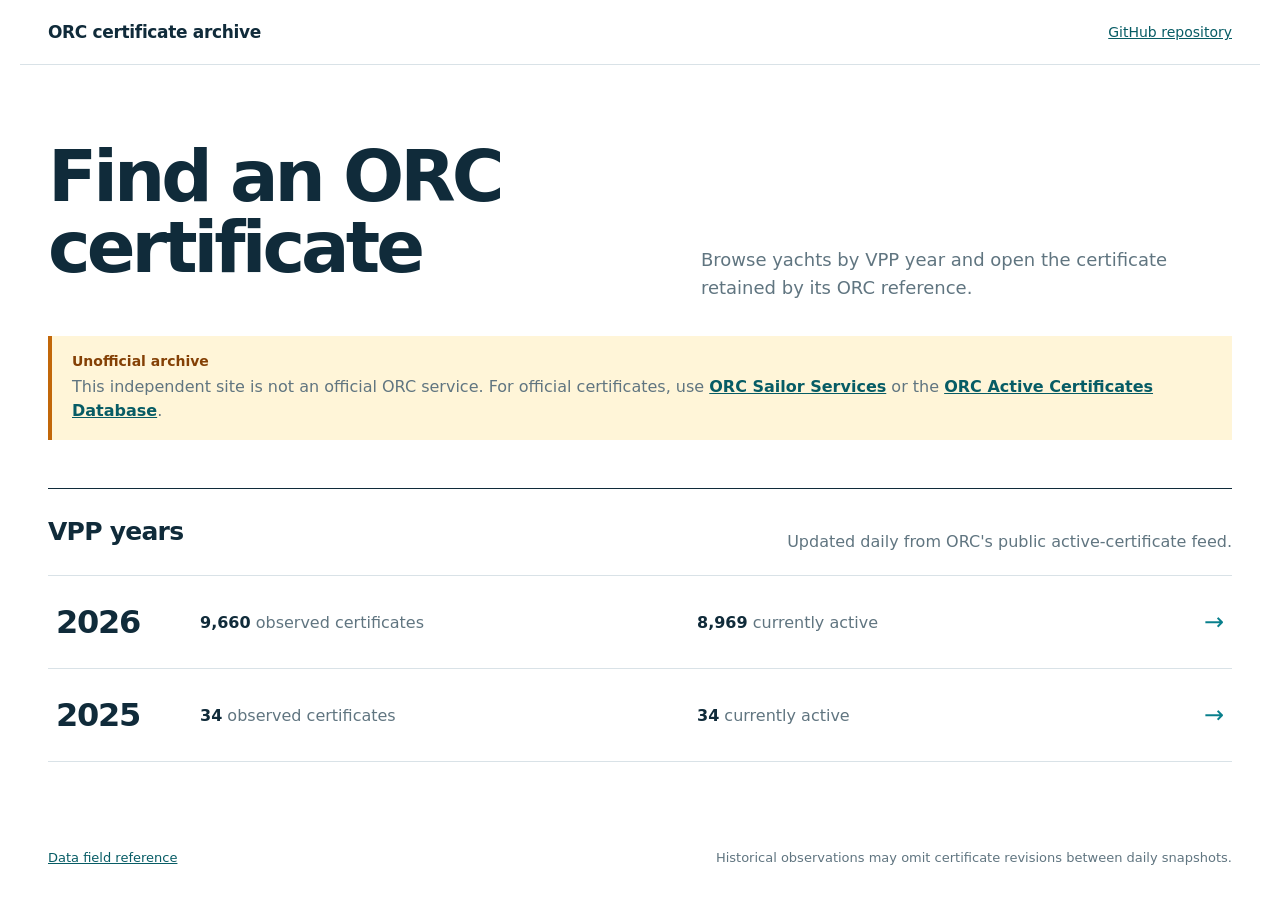
<file: docs/index.html>
<!doctype html>
<html lang="en">
<head>
  <meta charset="utf-8">
  <meta name="viewport" content="width=device-width, initial-scale=1">
  <meta name="description" content="History of public ORC rating certificates">
  <title>ORC certificate archive</title>
  <link rel="stylesheet" href="assets/site.css">
  
</head>
<body>
<header class="site-header">
  <span class="brand">ORC certificate archive</span>
  <a class="repo-link" href="https://github.com/afds/orc-data-archive">GitHub repository</a>
</header>
<main>
  <section class="home-intro">
    <h1>Find an ORC certificate</h1>
    <p>Browse yachts by VPP year and open the certificate retained by its ORC reference.</p>
  </section>
  <aside class="official-notice" aria-label="Official ORC certificate sources">
    <strong>Unofficial archive</strong>
    <p>This independent site is not an official ORC service. For official certificates, use
      <a href="https://orc.org/sailors/sailor-services">ORC Sailor Services</a> or the
      <a href="https://orc.org/sailors/active-certificates-database">ORC Active Certificates Database</a>.
    </p>
  </aside>
  <section class="years" aria-labelledby="years-heading">
    <div class="section-title"><h2 id="years-heading">VPP years</h2><p>Updated daily from ORC's public active-certificate feed.</p></div>
    <div class="year-list"><a class="year-row" href="certificates/2026/">
  <span class="year">2026</span>
  <span><strong>9,660</strong> observed certificates</span>
  <span><strong>8,969</strong> currently active</span>
  <span class="arrow" aria-hidden="true">→</span>
</a><a class="year-row" href="certificates/2025/">
  <span class="year">2025</span>
  <span><strong>34</strong> observed certificates</span>
  <span><strong>34</strong> currently active</span>
  <span class="arrow" aria-hidden="true">→</span>
</a></div>
  </section>
  <footer><a href="https://github.com/afds/orc-data-archive/blob/main/docs/data-fields.md">Data field reference</a>
    <span>Historical observations may omit certificate revisions between daily snapshots.</span></footer>
</main>
</body>
</html>
</file>
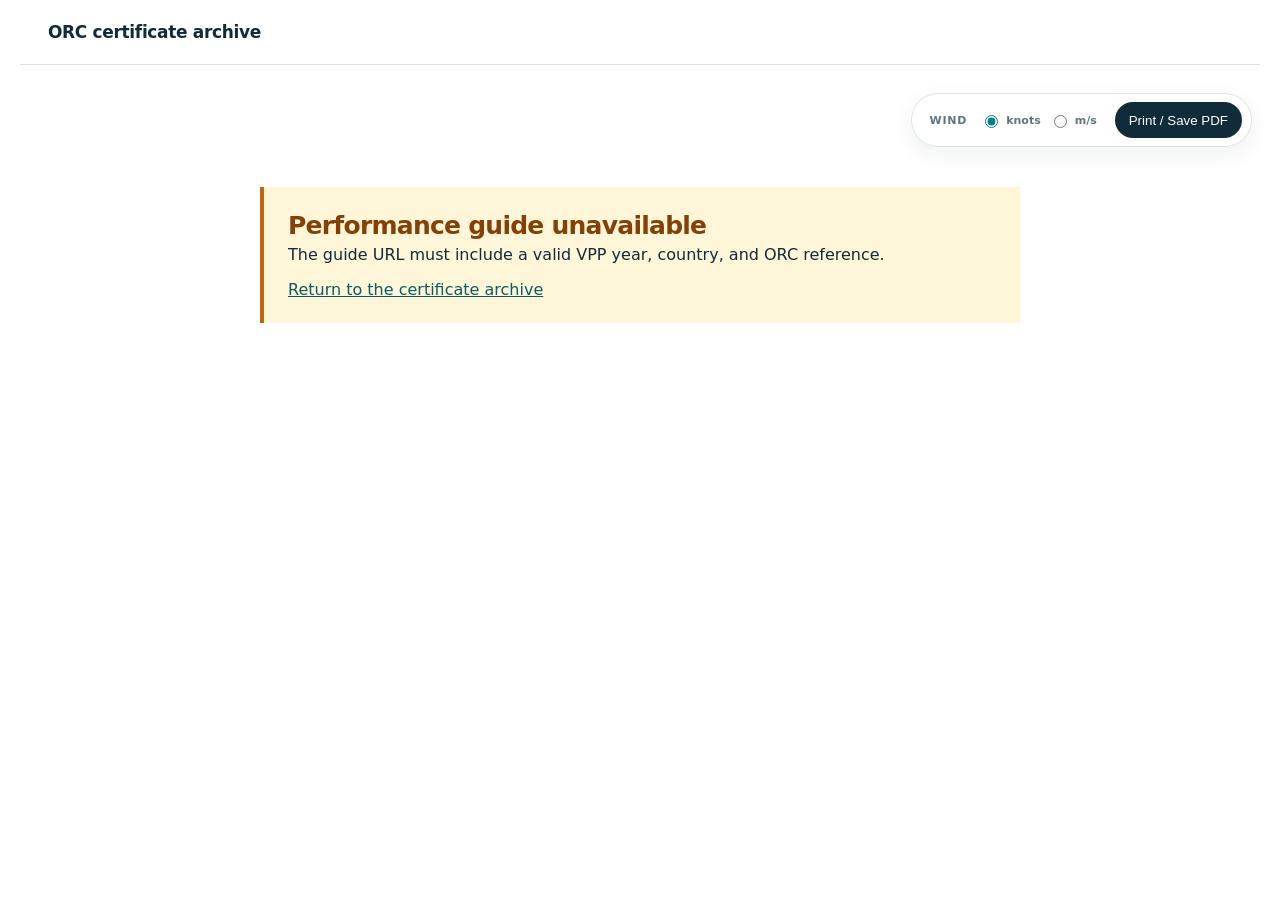
<file: docs/performance/index.html>
<!doctype html>
<html lang="en">
<head>
  <meta charset="utf-8">
  <meta name="viewport" content="width=device-width, initial-scale=1">
  <meta name="description" content="History of public ORC rating certificates">
  <title>Performance Guide</title>
  <link rel="stylesheet" href="../assets/site.css">
  <script type="module" src="../assets/performance.js"></script>
</head>
<body>
<header class="site-header screen-only">
  <a class="brand" href="../">ORC certificate archive</a>
</header>
<main class="performance-main">
  <section class="performance-controls screen-only" id="performance-controls" aria-label="Reference controls">
    <fieldset id="wind-unit"><legend>Wind</legend>
      <label><input type="radio" name="wind-unit" value="kt" checked> knots</label>
      <label><input type="radio" name="wind-unit" value="ms"> m/s</label>
    </fieldset>
    <button class="print-button" id="print-guide" type="button">Print / Save PDF</button>
  </section>

  <section class="guide-error screen-only" id="guide-error" role="alert" hidden>
    <h2>Performance guide unavailable</h2>
    <p id="guide-error-message"></p>
    <a id="guide-error-link" href="../">Return to the certificate archive</a>
  </section>

  <div id="performance-guide" hidden>
    <section class="performance-sheet cockpit-sheet" id="cockpit-sheet" aria-labelledby="guide-title">
      <header class="guide-header">
        <div><p class="eyebrow">Performance Guide</p><h2 id="guide-title"><span id="yacht-name"></span> <small id="sail-number"></small></h2></div>
        <div class="guide-meta"><span id="certificate-ref"></span><span id="issue-date"></span></div>
      </header>
      <section class="performance-table-section optimum-section" aria-labelledby="vmg-heading"><h3 id="vmg-heading">Best VMG targets</h3><div class="optimum-tables">
        <div class="table-wrap"><table class="vmg-table"><caption>Beat</caption><thead><tr><th scope="col">TWS</th><th scope="col">TWA</th><th scope="col">AWA</th><th scope="col">Speed</th><th scope="col">VMG</th></tr></thead><tbody id="beat-targets"></tbody></table></div>
        <div class="table-wrap"><table class="vmg-table"><caption>Run</caption><thead><tr><th scope="col">TWS</th><th scope="col">TWA</th><th scope="col">AWA</th><th scope="col">Speed</th><th scope="col">VMG</th></tr></thead><tbody id="run-targets"></tbody></table></div>
      </div></section>
      <section class="performance-table-section" aria-labelledby="speed-heading"><h3 id="speed-heading">Target boat speed</h3><div class="table-wrap"><table class="speed-table"><thead id="speed-head"></thead><tbody id="speed-body"></tbody></table></div></section>
      <footer class="sheet-note">Theoretical ORC VPP rating targets. Actual performance varies with sea state, wind shear, crew execution, instrument calibration, sail selection, sail condition and Neptune’s goodwill.</footer>
    </section>

    <section class="performance-sheet polar-sheet" id="polar-sheet" aria-labelledby="polar-heading">
      <header class="guide-header"><div><p class="eyebrow">Performance Guide</p><h2 id="polar-heading"><span id="polar-yacht-name"></span> <small id="polar-sail-number"></small></h2></div><div class="guide-meta"><span id="polar-certificate-ref"></span><span id="polar-issue-date"></span></div></header>
      <div class="polar-legend" id="polar-legend" aria-label="True wind speed curves"></div>
      <div class="polar-chart" id="polar-chart"><div class="polar-tooltip" id="polar-tooltip" role="tooltip" hidden aria-live="polite"></div></div>
    </section>
  </div>
  <noscript><p class="guide-error">JavaScript is required to calculate and display this performance guide.</p></noscript>
</main>
</body>
</html>
</file>
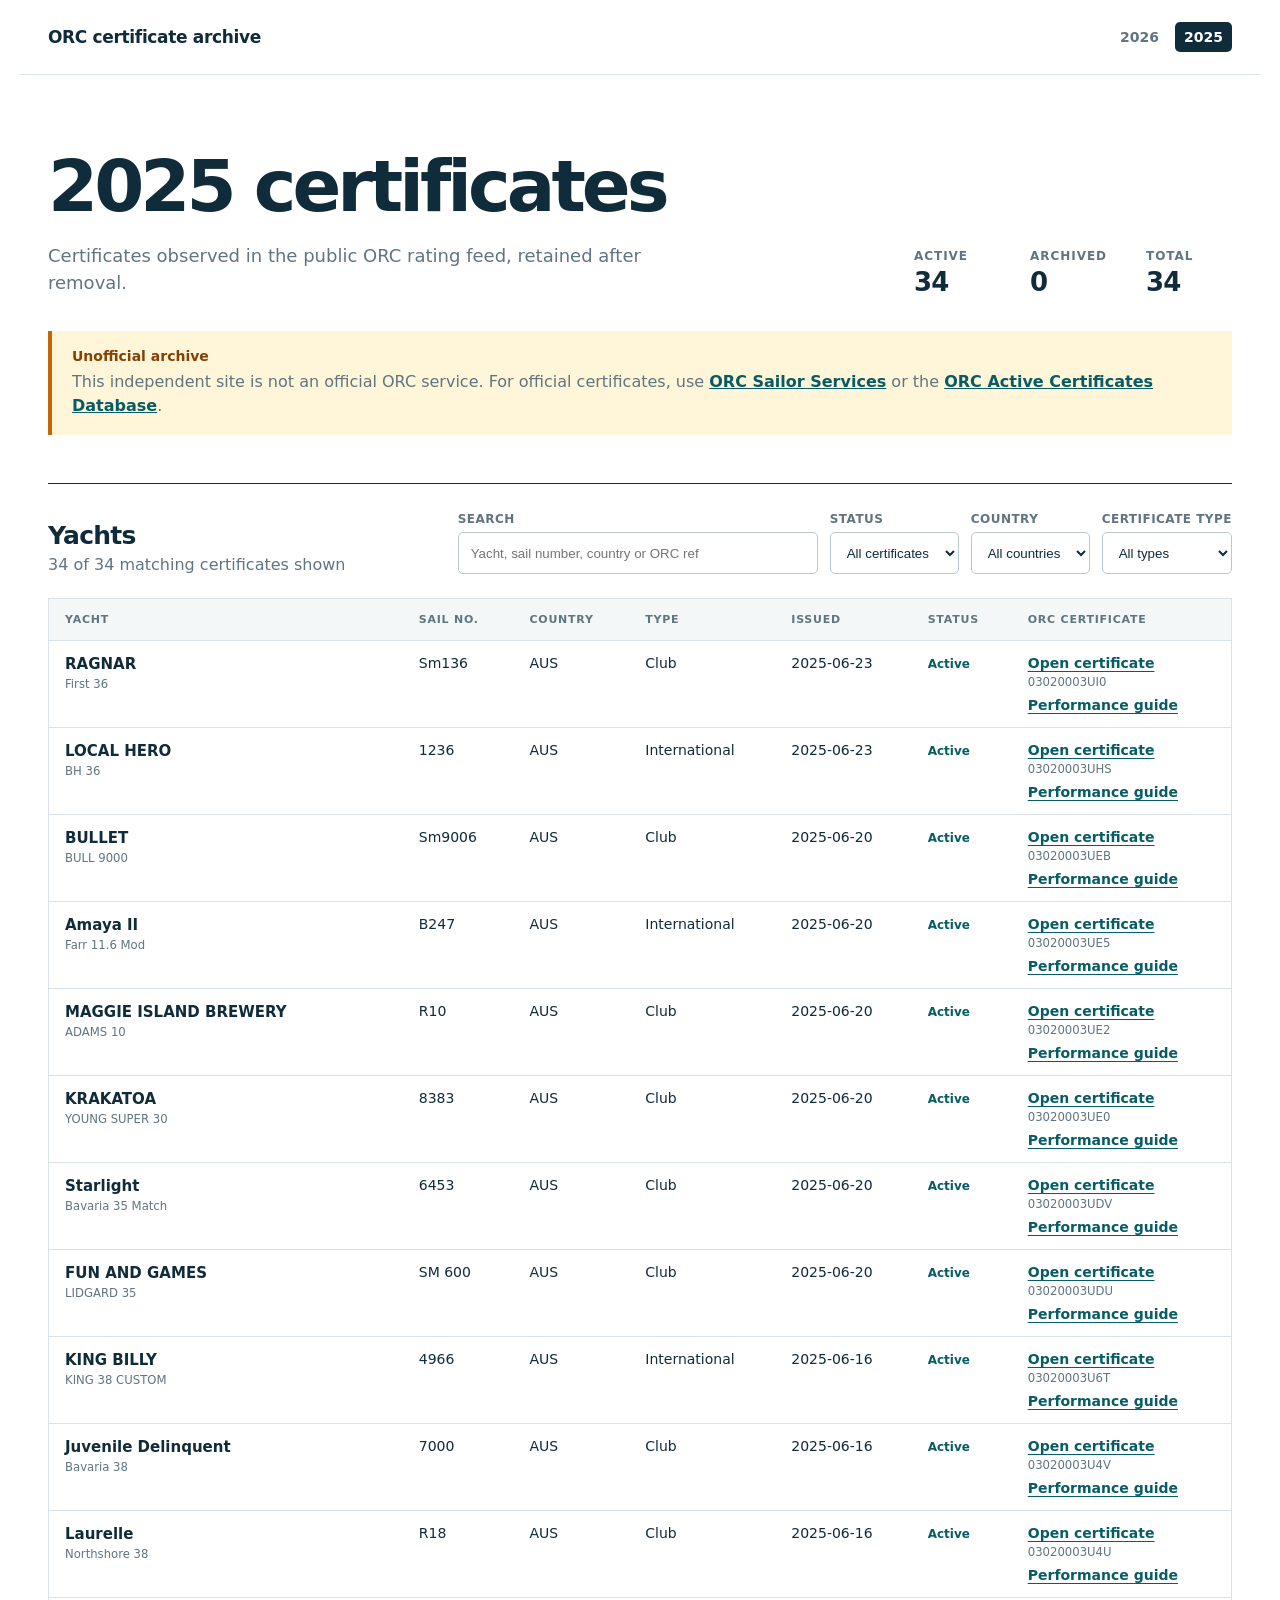
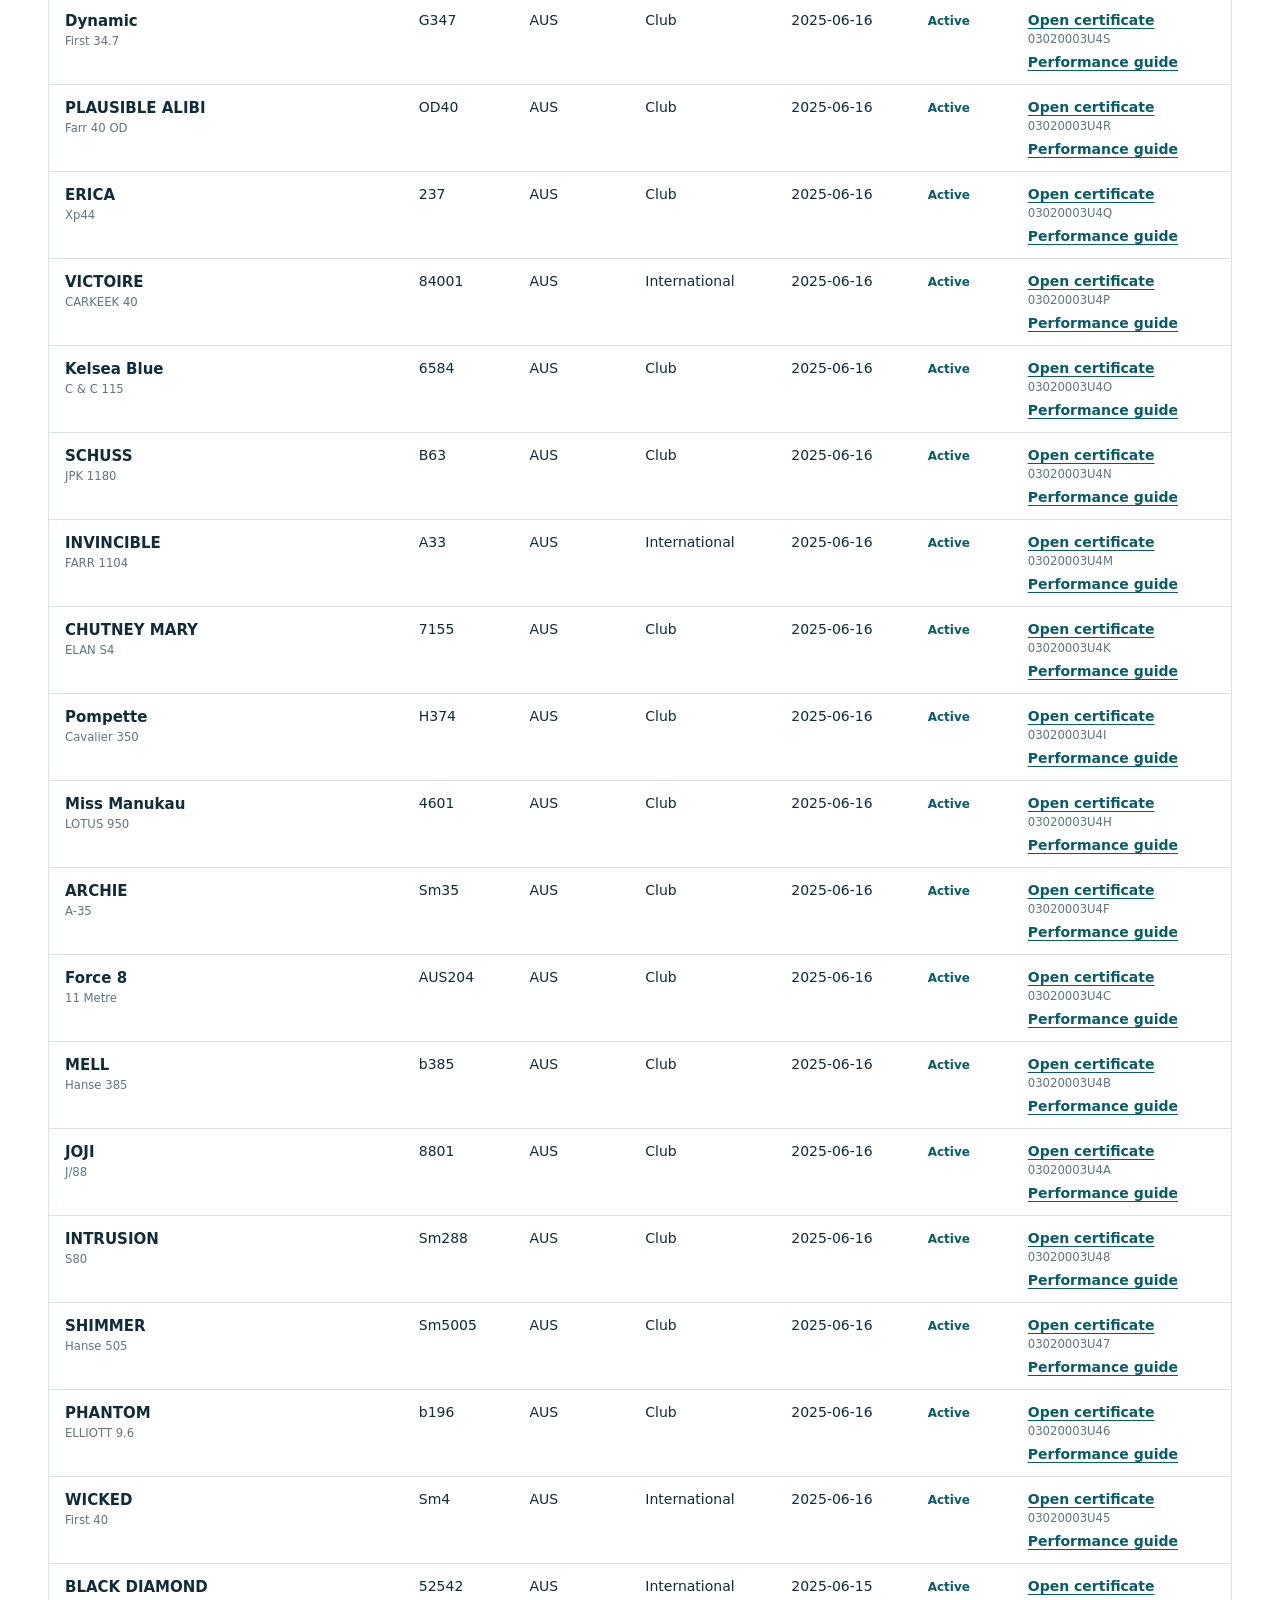
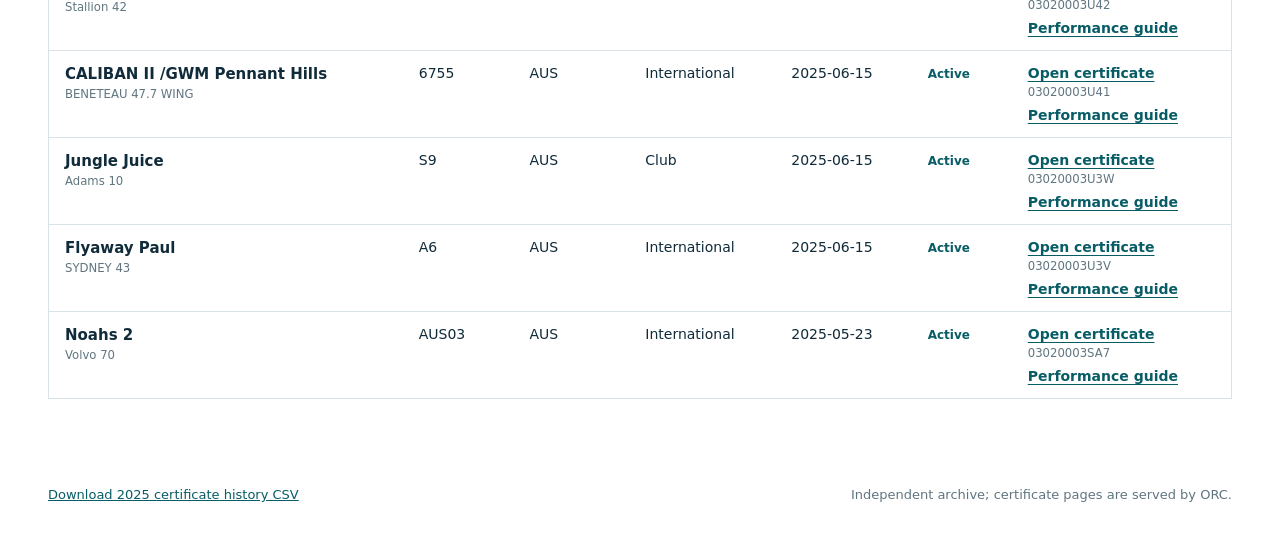
<file: docs/certificates/2025/index.html>
<!doctype html>
<html lang="en">
<head>
  <meta charset="utf-8">
  <meta name="viewport" content="width=device-width, initial-scale=1">
  <meta name="description" content="History of public ORC rating certificates">
  <title>2025 ORC certificates</title>
  <link rel="stylesheet" href="../../assets/site.css">
  <script src="../../assets/site.js" defer></script>
</head>
<body>
<header class="site-header">
  <a class="brand" href="../../">ORC certificate archive</a>
  <nav class="year-nav" aria-label="VPP years"><a href="../2026/">2026</a><a href="../2025/" aria-current="page">2025</a></nav>
</header>
<main>
  <section class="year-intro">
    <div>
      <h1>2025 certificates</h1>
      <p>Certificates observed in the public ORC rating feed, retained after removal.</p>
    </div>
    <dl class="summary">
      <div><dt>Active</dt><dd id="active-count">34</dd></div>
      <div><dt>Archived</dt><dd id="archived-count">0</dd></div>
      <div><dt>Total</dt><dd id="total-count">34</dd></div>
    </dl>
  </section>
  <aside class="official-notice" aria-label="Official ORC certificate sources">
    <strong>Unofficial archive</strong>
    <p>This independent site is not an official ORC service. For official certificates, use
      <a href="https://orc.org/sailors/sailor-services">ORC Sailor Services</a> or the
      <a href="https://orc.org/sailors/active-certificates-database">ORC Active Certificates Database</a>.
    </p>
  </aside>
  <section class="browser" aria-labelledby="browser-heading"
           data-history-url="certificates.csv">
    <div class="browser-heading">
      <div>
        <h2 id="browser-heading">Yachts</h2>
        <p><span id="visible-count">Loading…</span></p>
      </div>
      <div class="filters">
        <label>Search
          <input id="search" type="search" placeholder="Yacht, sail number, country or ORC ref">
        </label>
        <label>Status
          <select id="status-filter">
            <option value="all">All certificates</option>
            <option value="active">Active</option>
            <option value="archived">Archived</option>
          </select>
        </label>
        <label>Country
          <select id="country-filter">
            <option value="all">All countries</option>
          </select>
        </label>
        <label>Certificate type
          <select id="type-filter">
            <option value="all">All types</option>
            <option value="INTL">International</option>
            <option value="CLUB">Club</option>
          </select>
        </label>
      </div>
    </div>
    <div class="table-wrap">
      <table>
        <thead><tr><th>Yacht</th><th>Sail no.</th><th>Country</th><th>Type</th><th>Issued</th><th>Status</th><th>ORC certificate</th></tr></thead>
        <tbody></tbody>
      </table>
      <p class="empty-state" id="empty-state">Loading certificate history…</p>
    </div>
    <button class="load-more" id="load-more" type="button" hidden>Show more</button>
  </section>
  <footer><a href="certificates.csv">Download 2025 certificate history CSV</a>
    <span>Independent archive; certificate pages are served by ORC.</span></footer>
</main>
</body>
</html>
</file>
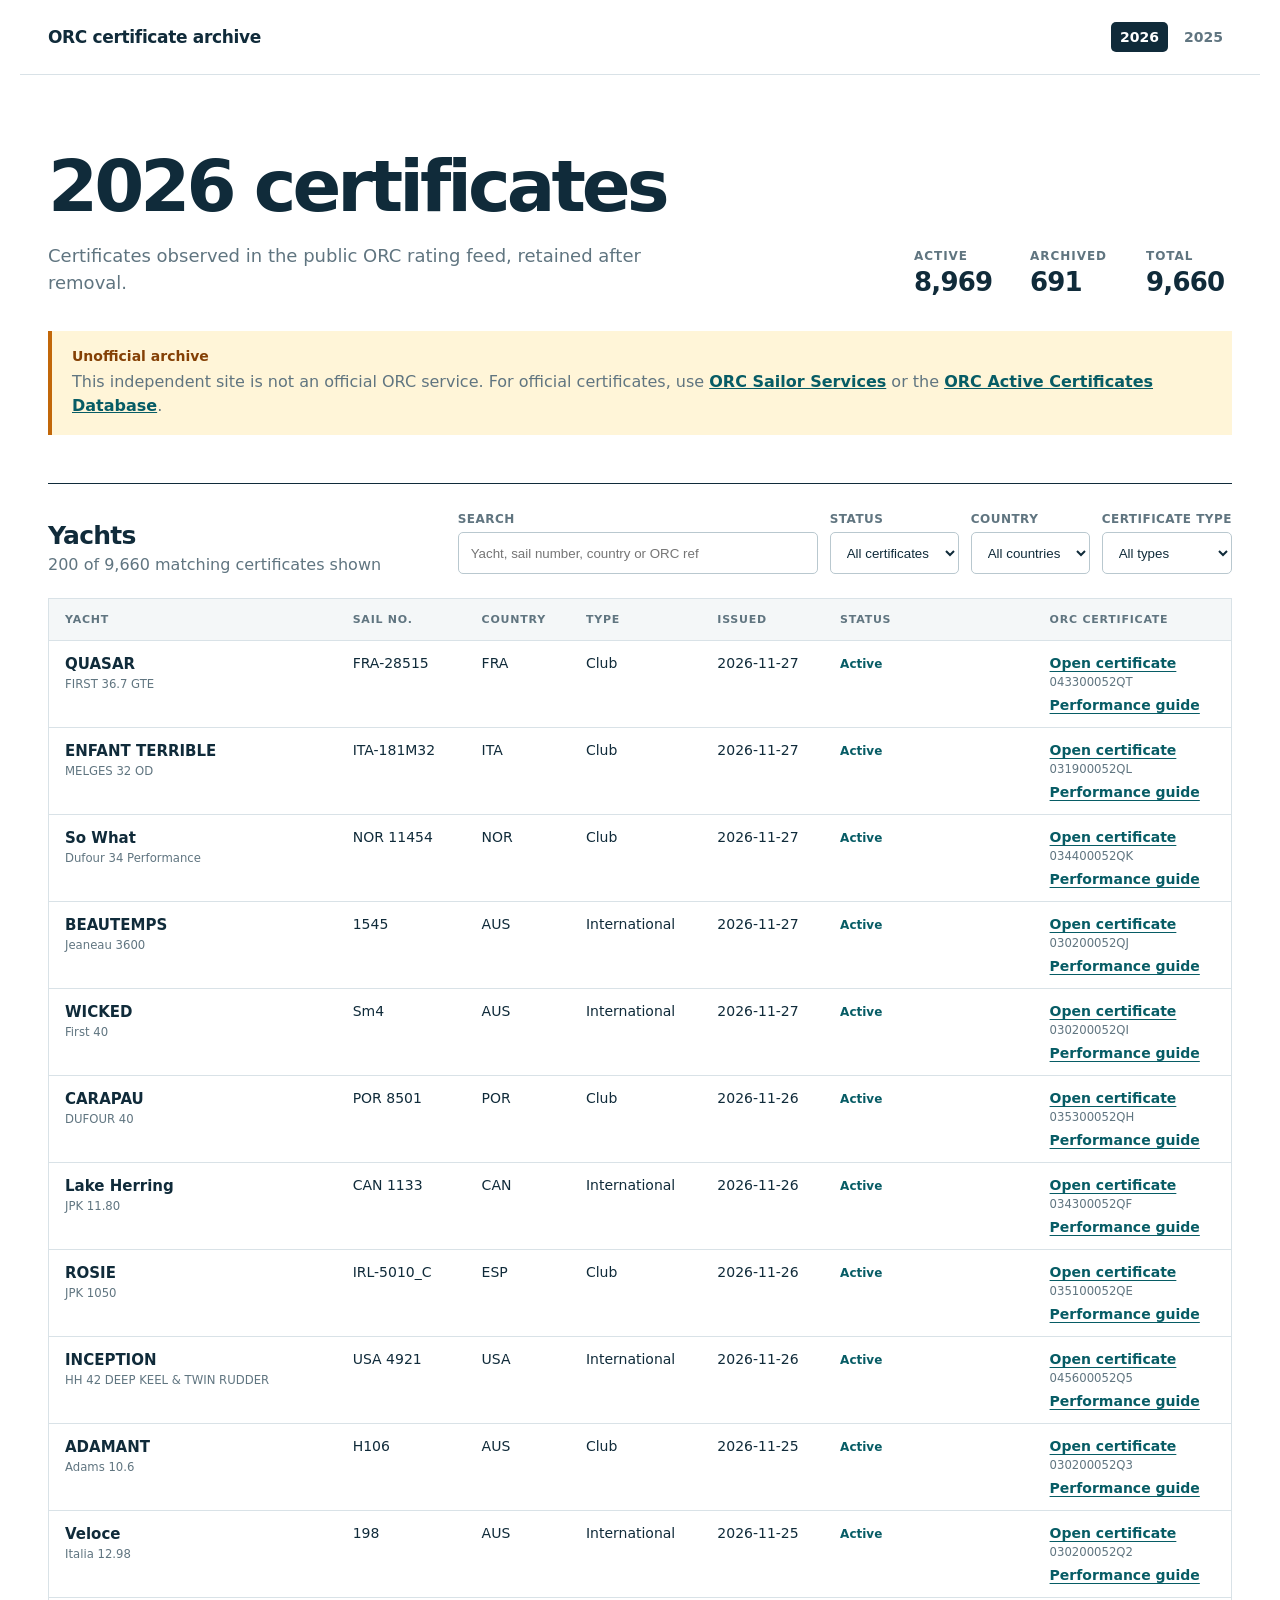
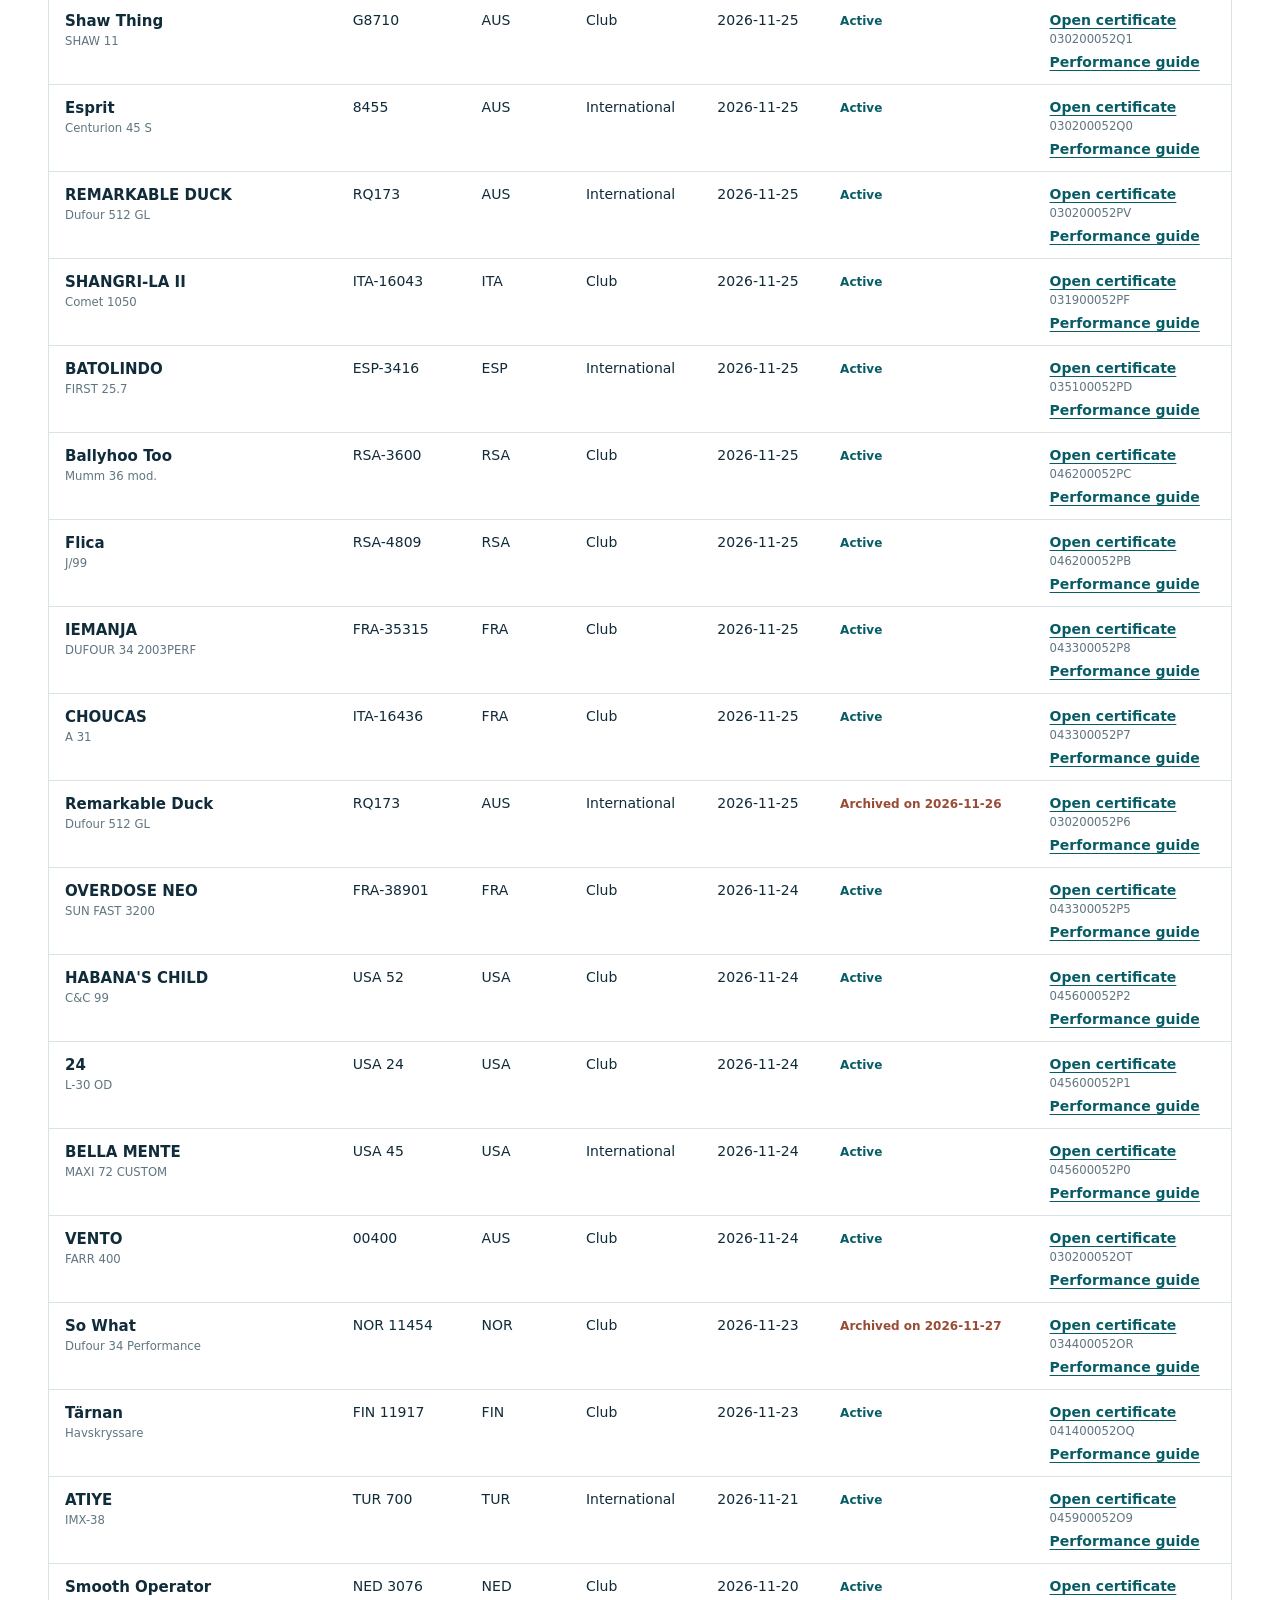
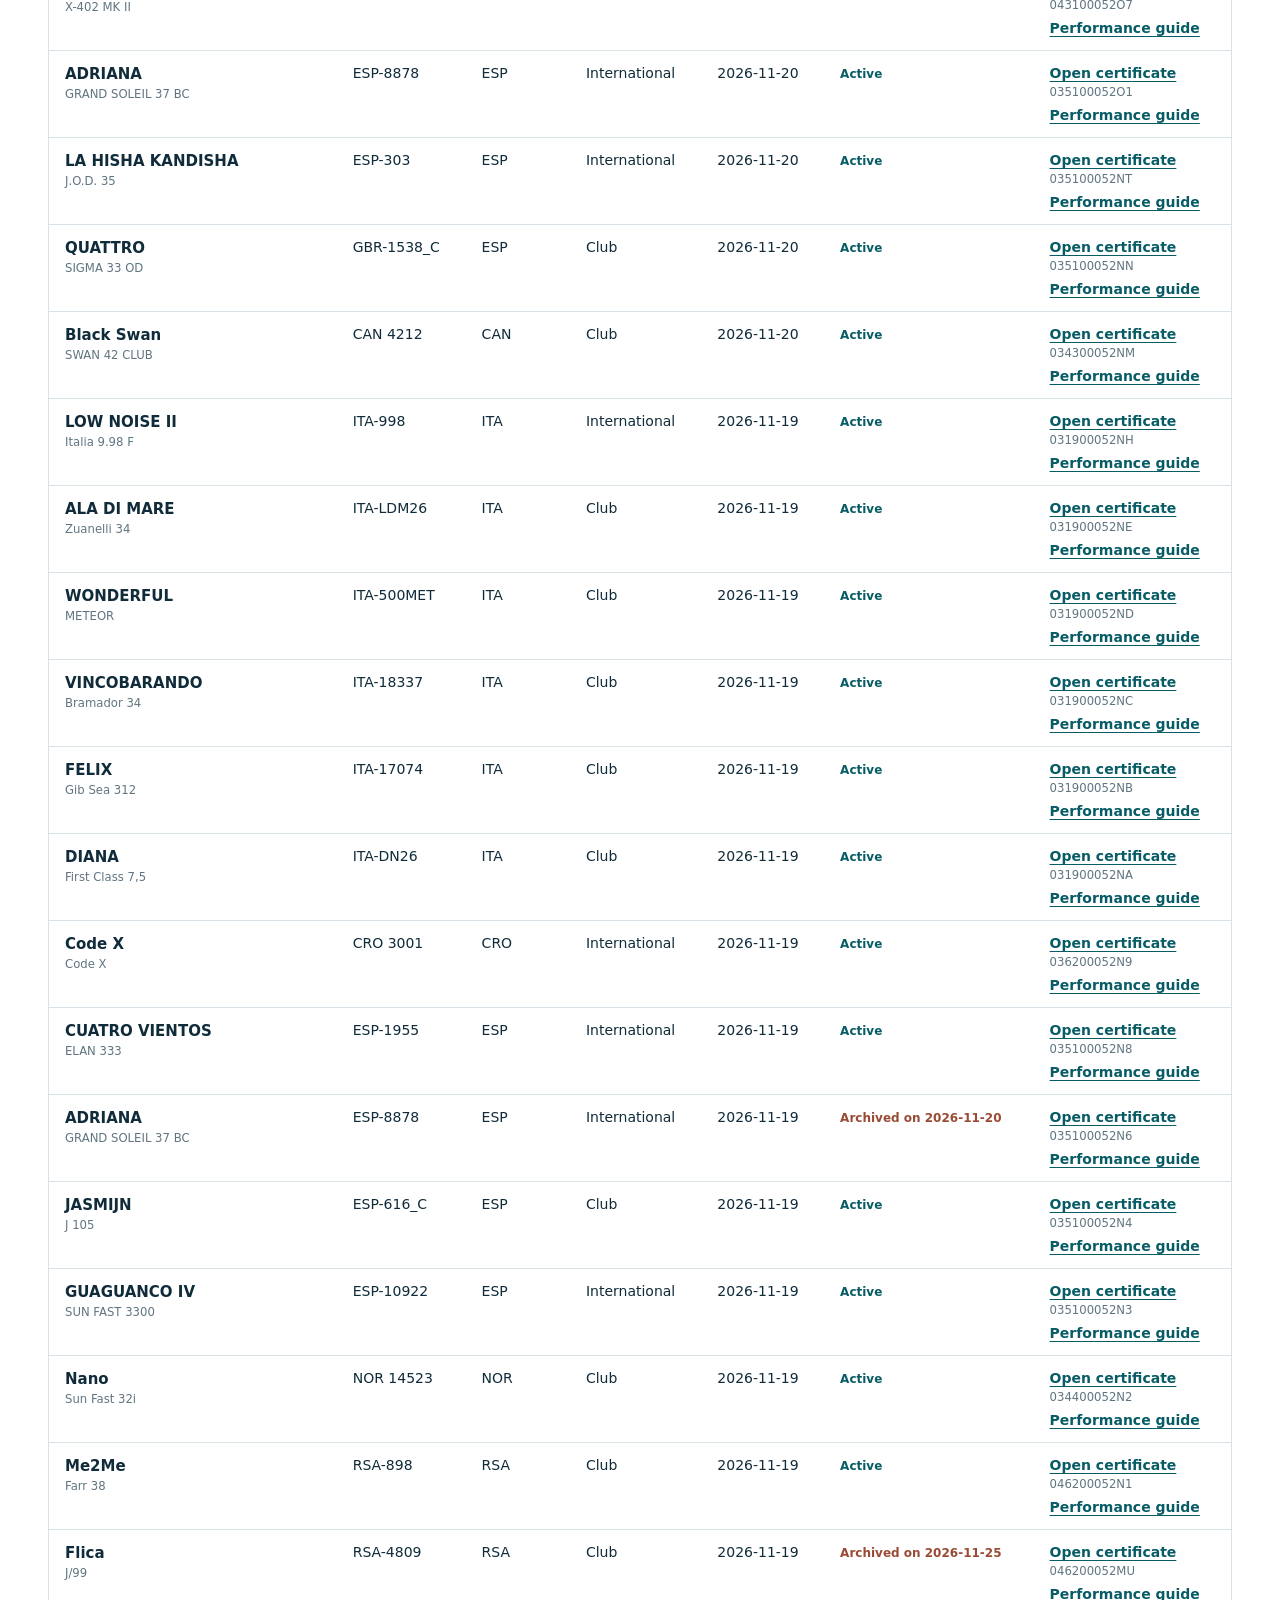
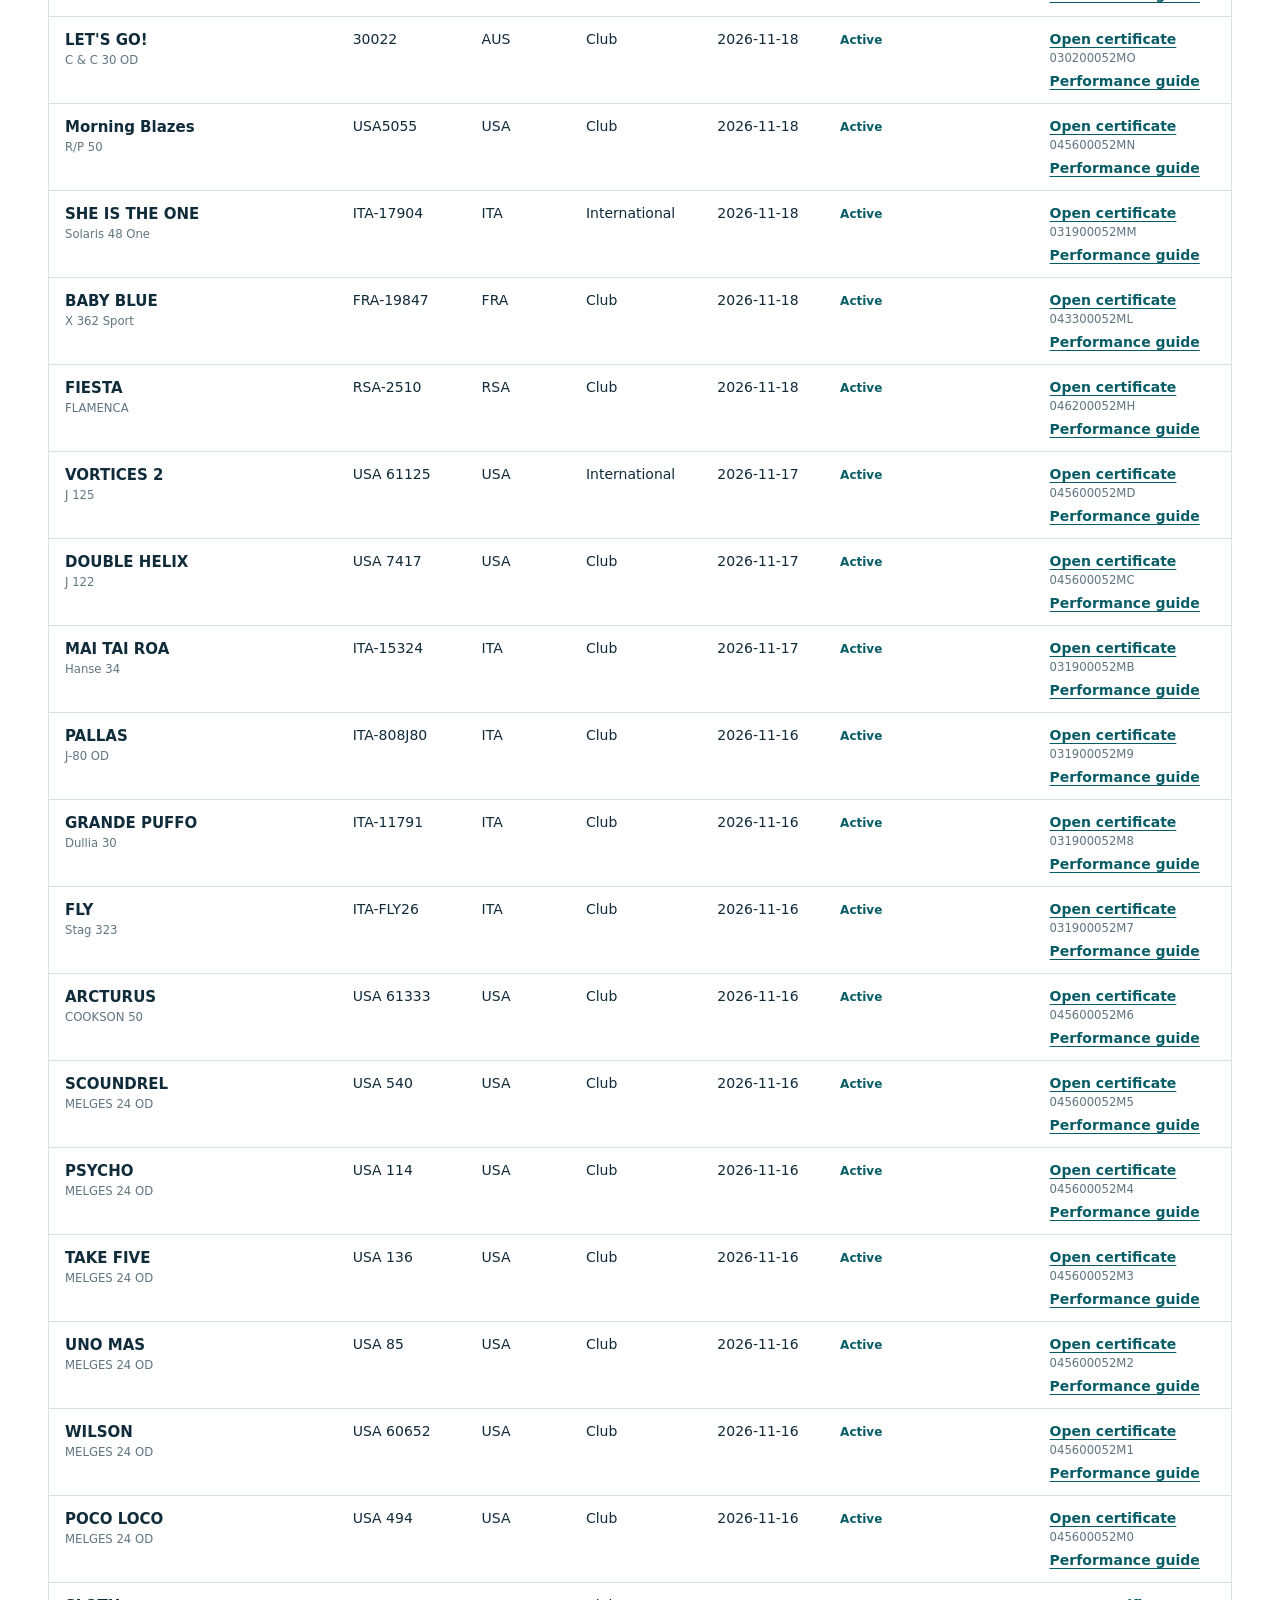
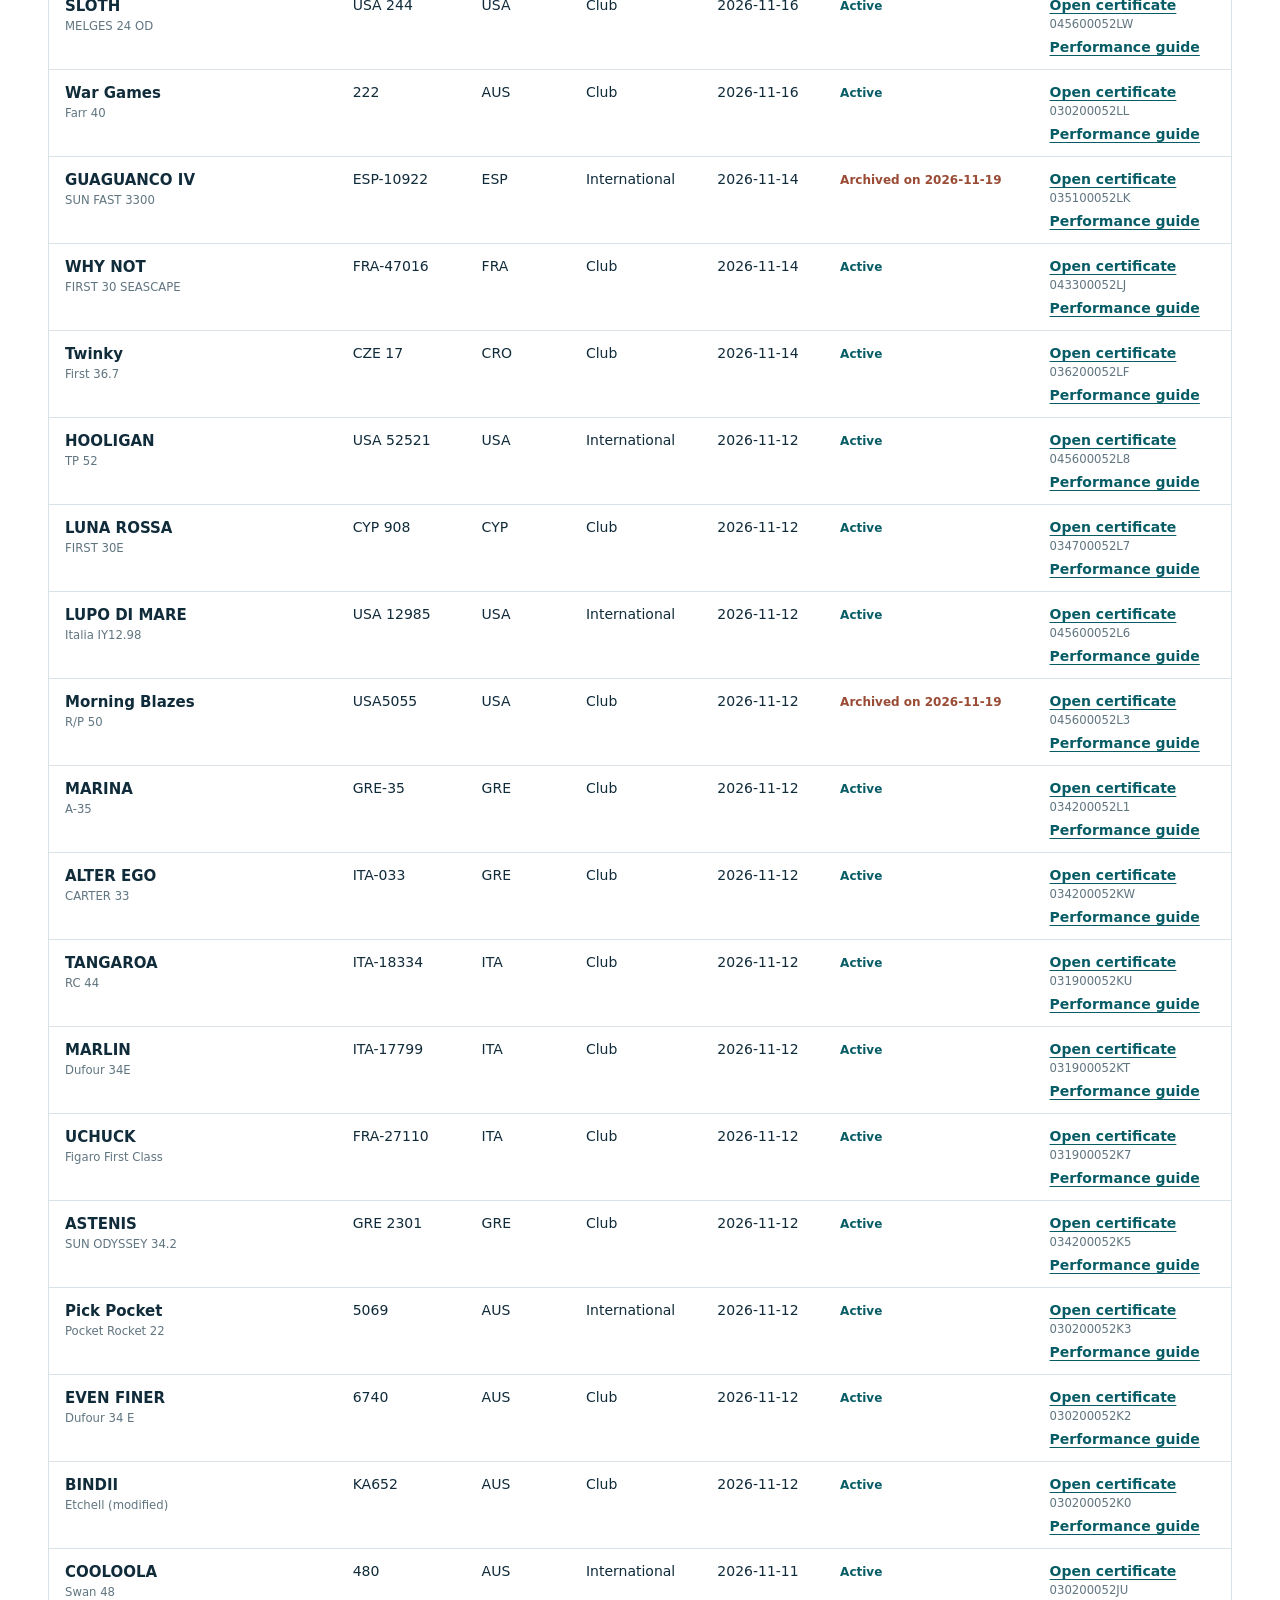
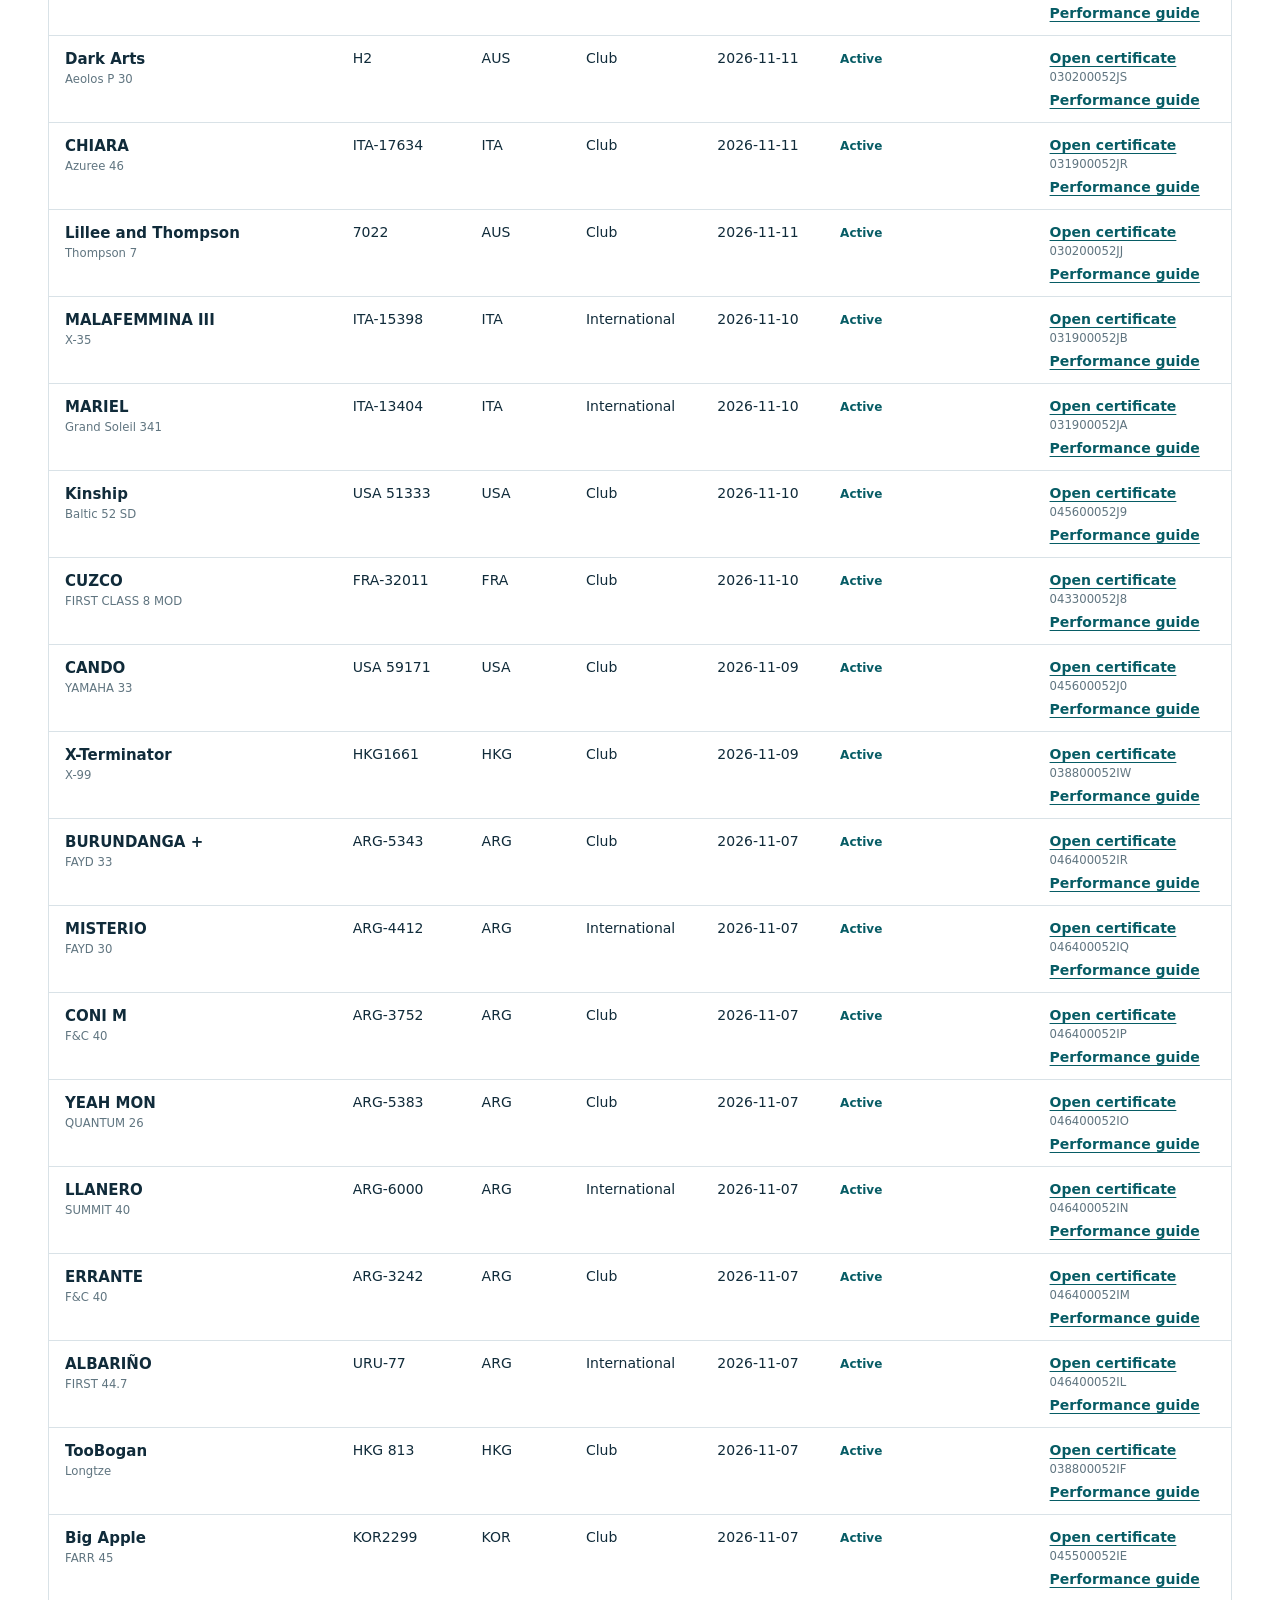
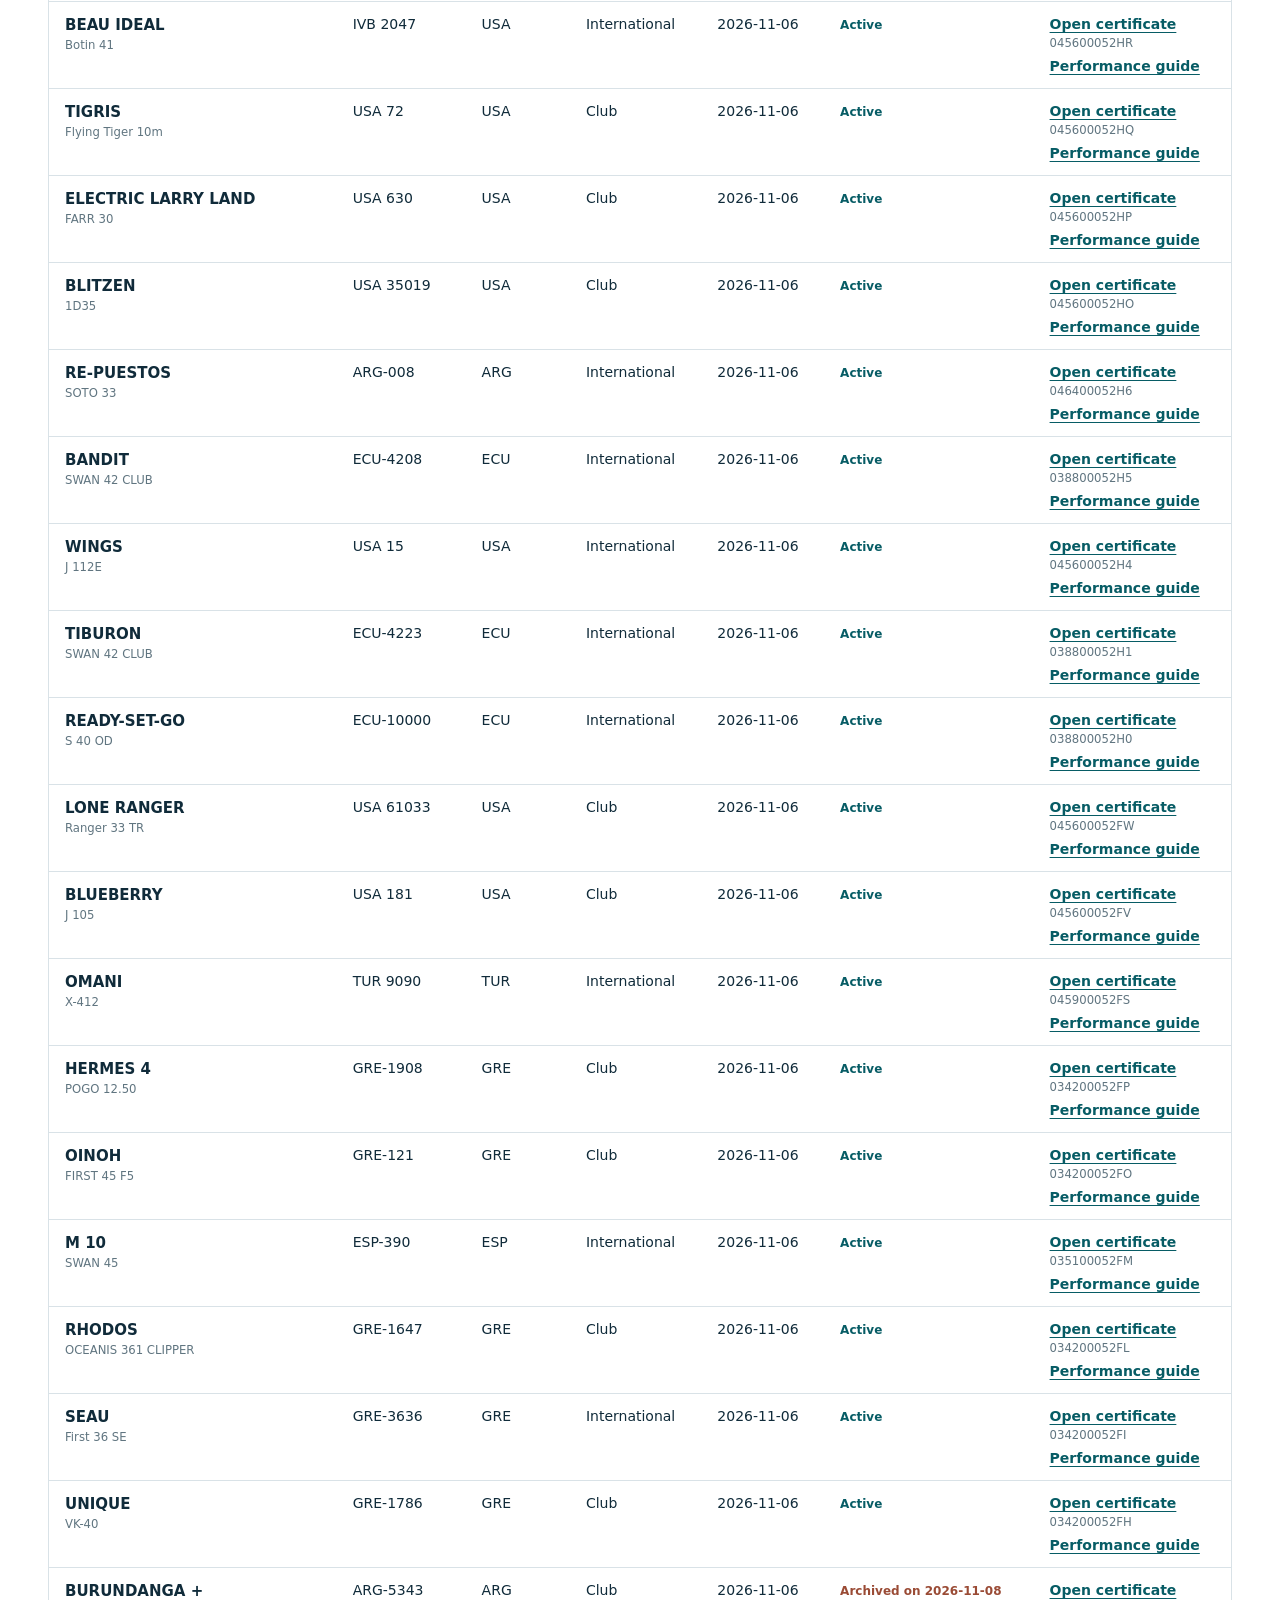
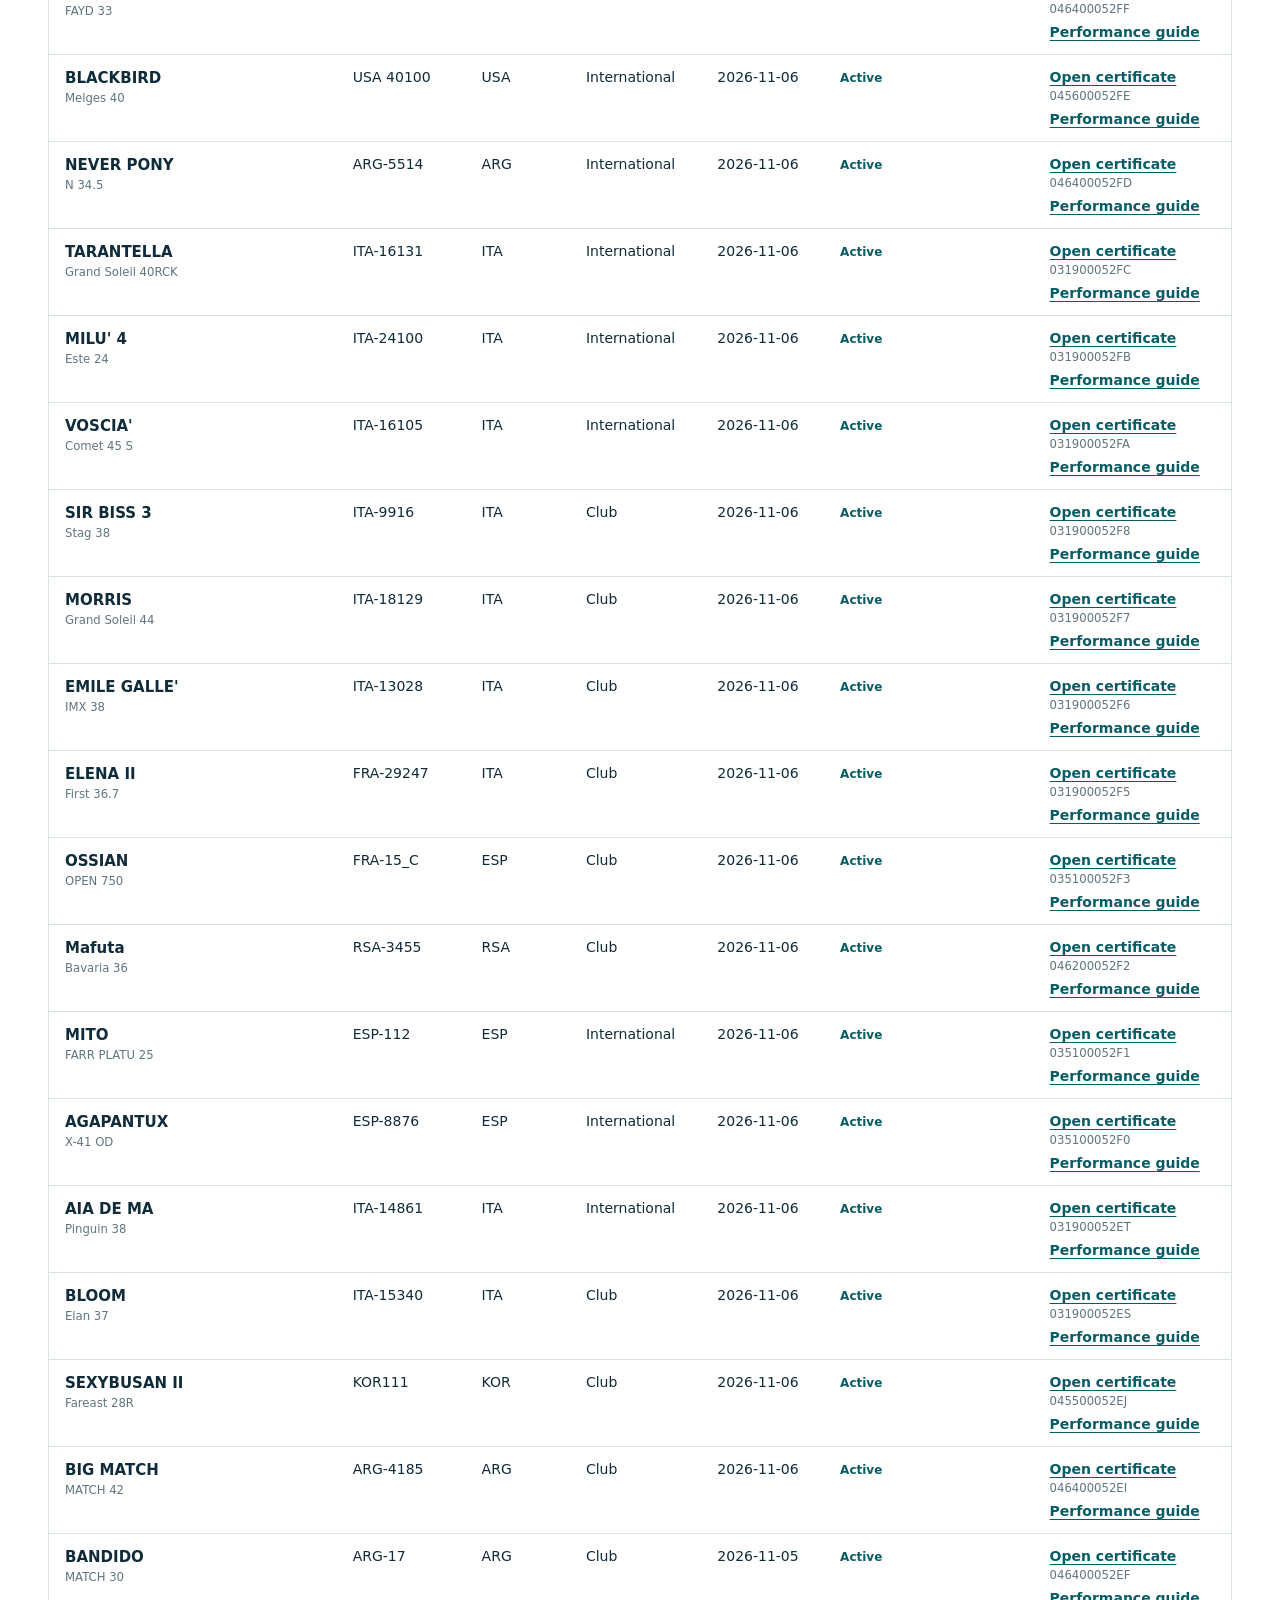
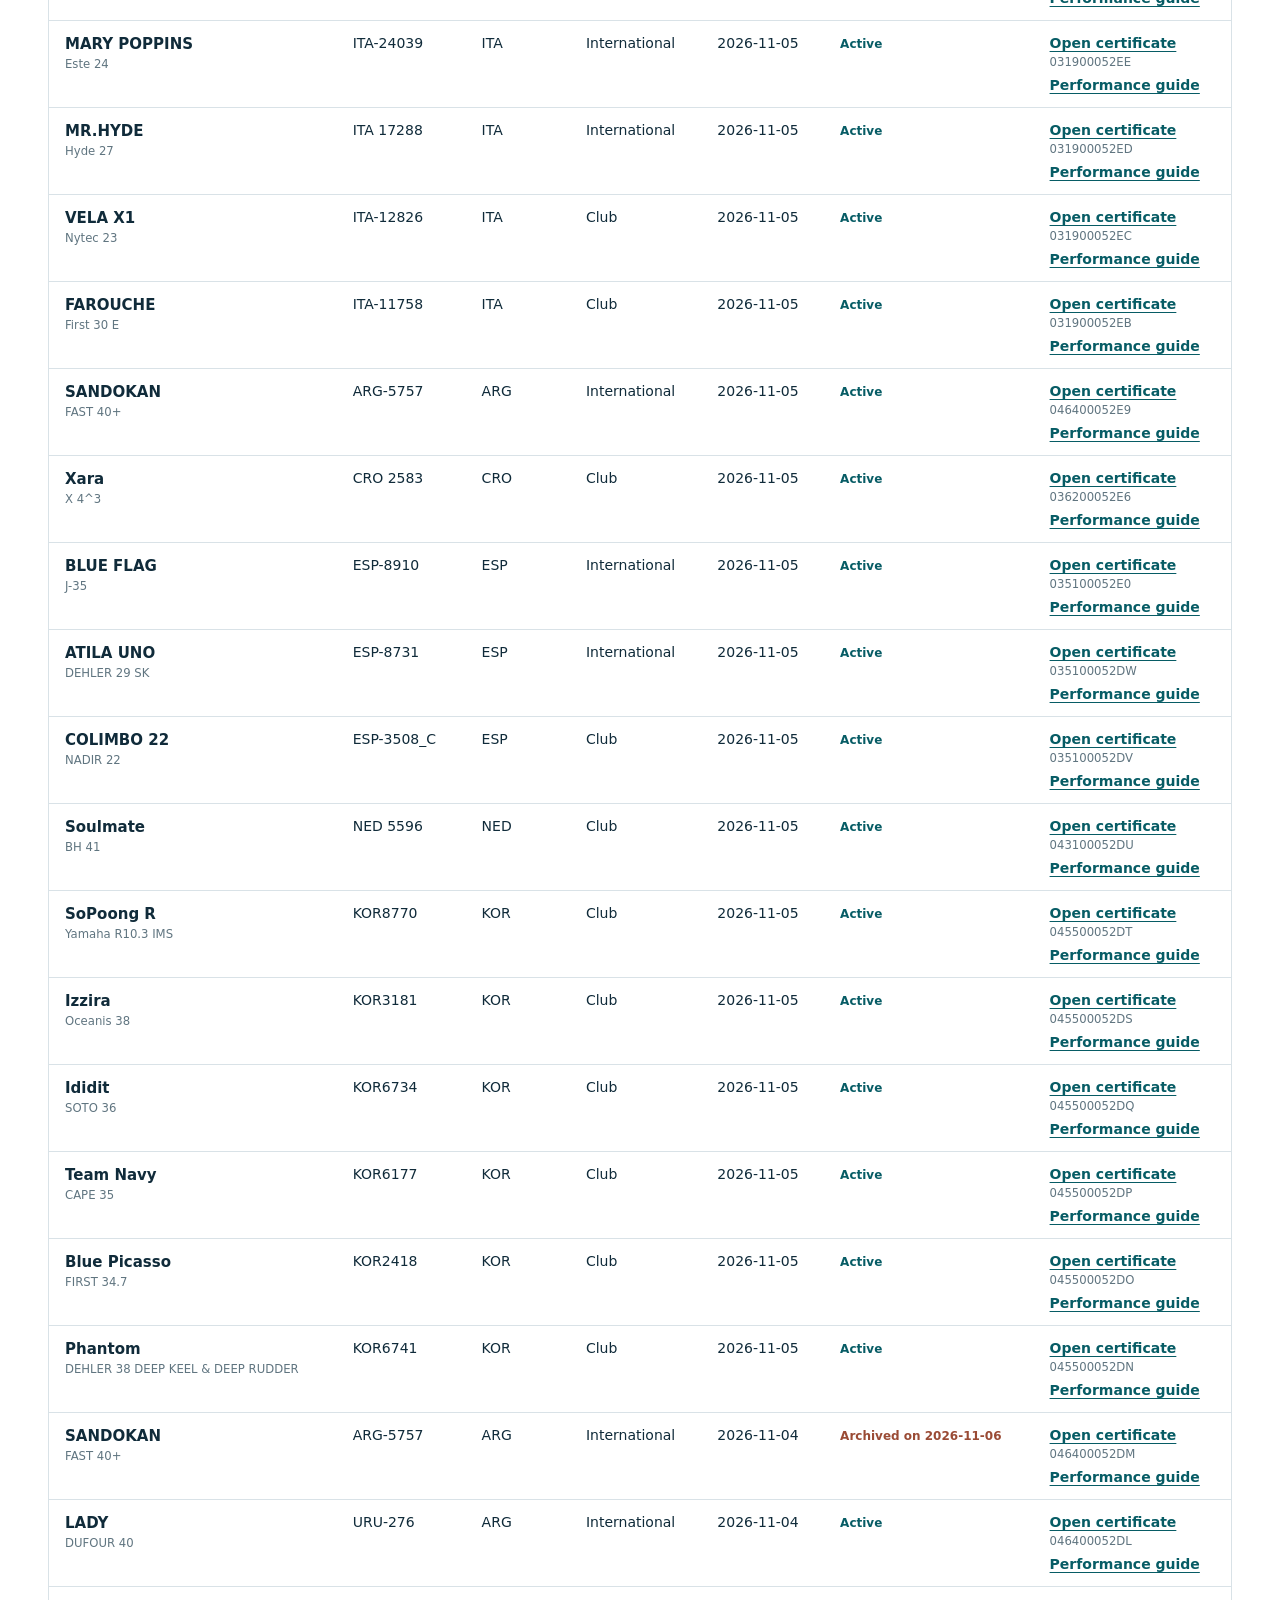
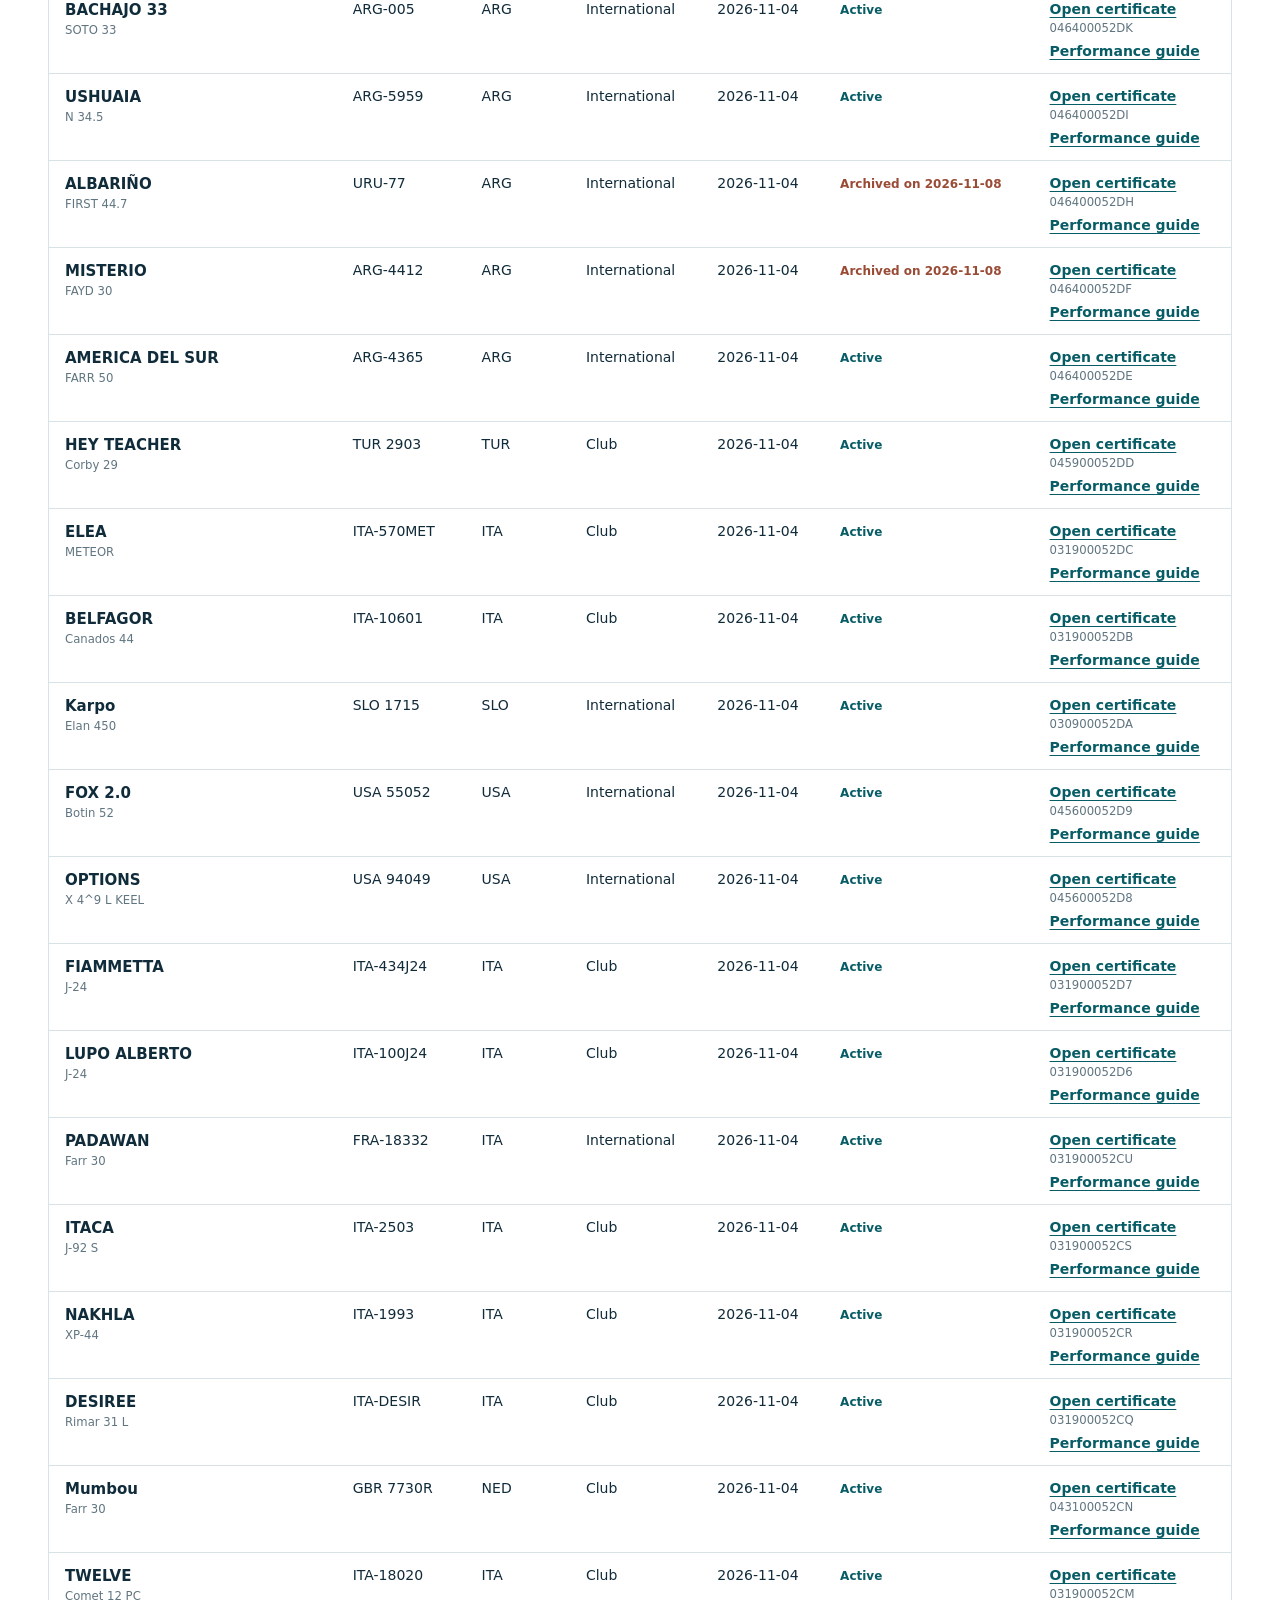
<file: docs/certificates/2026/index.html>
<!doctype html>
<html lang="en">
<head>
  <meta charset="utf-8">
  <meta name="viewport" content="width=device-width, initial-scale=1">
  <meta name="description" content="History of public ORC rating certificates">
  <title>2026 ORC certificates</title>
  <link rel="stylesheet" href="../../assets/site.css">
  <script src="../../assets/site.js" defer></script>
</head>
<body>
<header class="site-header">
  <a class="brand" href="../../">ORC certificate archive</a>
  <nav class="year-nav" aria-label="VPP years"><a href="../2026/" aria-current="page">2026</a><a href="../2025/">2025</a></nav>
</header>
<main>
  <section class="year-intro">
    <div>
      <h1>2026 certificates</h1>
      <p>Certificates observed in the public ORC rating feed, retained after removal.</p>
    </div>
    <dl class="summary">
      <div><dt>Active</dt><dd id="active-count">8,969</dd></div>
      <div><dt>Archived</dt><dd id="archived-count">691</dd></div>
      <div><dt>Total</dt><dd id="total-count">9,660</dd></div>
    </dl>
  </section>
  <aside class="official-notice" aria-label="Official ORC certificate sources">
    <strong>Unofficial archive</strong>
    <p>This independent site is not an official ORC service. For official certificates, use
      <a href="https://orc.org/sailors/sailor-services">ORC Sailor Services</a> or the
      <a href="https://orc.org/sailors/active-certificates-database">ORC Active Certificates Database</a>.
    </p>
  </aside>
  <section class="browser" aria-labelledby="browser-heading"
           data-history-url="certificates.csv">
    <div class="browser-heading">
      <div>
        <h2 id="browser-heading">Yachts</h2>
        <p><span id="visible-count">Loading…</span></p>
      </div>
      <div class="filters">
        <label>Search
          <input id="search" type="search" placeholder="Yacht, sail number, country or ORC ref">
        </label>
        <label>Status
          <select id="status-filter">
            <option value="all">All certificates</option>
            <option value="active">Active</option>
            <option value="archived">Archived</option>
          </select>
        </label>
        <label>Country
          <select id="country-filter">
            <option value="all">All countries</option>
          </select>
        </label>
        <label>Certificate type
          <select id="type-filter">
            <option value="all">All types</option>
            <option value="INTL">International</option>
            <option value="CLUB">Club</option>
          </select>
        </label>
      </div>
    </div>
    <div class="table-wrap">
      <table>
        <thead><tr><th>Yacht</th><th>Sail no.</th><th>Country</th><th>Type</th><th>Issued</th><th>Status</th><th>ORC certificate</th></tr></thead>
        <tbody></tbody>
      </table>
      <p class="empty-state" id="empty-state">Loading certificate history…</p>
    </div>
    <button class="load-more" id="load-more" type="button" hidden>Show more</button>
  </section>
  <footer><a href="certificates.csv">Download 2026 certificate history CSV</a>
    <span>Independent archive; certificate pages are served by ORC.</span></footer>
</main>
</body>
</html>
</file>
<file: docs/assets/site.css>
:root {
  --ink: #102b3a;
  --muted: #607580;
  --line: #d9e2e7;
  --surface: #f4f7f8;
  --accent: #087f8c;
  --accent-dark: #075c65;
  --archived: #9a4b35;
  --warning: #c26709;
  --warning-dark: #844005;
  --warning-surface: #fff5d8;
  --max-width: 1240px;
  color: var(--ink);
  font-family: Inter, ui-sans-serif, system-ui, -apple-system, BlinkMacSystemFont,
    "Segoe UI", sans-serif;
  font-synthesis: none;
}

* { box-sizing: border-box; }

body { margin: 0; background: #fff; }

a { color: var(--accent-dark); }

.site-header {
  align-items: center;
  border-bottom: 1px solid var(--line);
  display: flex;
  gap: 24px;
  justify-content: space-between;
  margin: 0 auto;
  max-width: var(--max-width);
  padding: 22px 28px;
}

.brand {
  color: var(--ink);
  font-size: 17px;
  font-weight: 750;
  letter-spacing: -.02em;
  text-decoration: none;
}

.repo-link { font-size: 14px; }

.year-nav { display: flex; flex-wrap: wrap; gap: 7px; justify-content: flex-end; }

.year-nav a {
  border-radius: 5px;
  color: var(--muted);
  font-size: 14px;
  font-weight: 650;
  padding: 7px 9px;
  text-decoration: none;
}

.year-nav a:hover, .year-nav a:focus-visible { background: var(--surface); }
.year-nav a[aria-current="page"] { background: var(--ink); color: #fff; }

main { margin: 0 auto; max-width: var(--max-width); padding: 0 28px; }

.home-intro, .year-intro {
  align-items: end;
  display: flex;
  gap: 48px;
  justify-content: space-between;
  padding: 76px 0 58px;
}

h1, h2, p { margin-top: 0; }

h1 {
  font-size: clamp(40px, 6vw, 72px);
  letter-spacing: -.055em;
  line-height: .98;
  margin-bottom: 20px;
  max-width: 780px;
}

.home-intro p, .year-intro p {
  color: var(--muted);
  font-size: 18px;
  line-height: 1.55;
  margin-bottom: 0;
  max-width: 650px;
}

.years, .browser { border-top: 1px solid var(--ink); padding: 28px 0 60px; }

.official-notice {
  background: var(--warning-surface);
  border-left: 4px solid var(--warning);
  display: grid;
  gap: 6px;
  margin: -24px 0 48px;
  padding: 17px 20px;
}

.official-notice strong { color: var(--warning-dark); font-size: 14px; }
.official-notice p { color: var(--muted); line-height: 1.5; margin: 0; }
.official-notice a { font-weight: 650; }

.section-title, .browser-heading {
  align-items: end;
  display: flex;
  gap: 28px;
  justify-content: space-between;
  margin-bottom: 24px;
}

h2 { font-size: 25px; letter-spacing: -.03em; margin-bottom: 5px; }
.section-title p, .browser-heading p { color: var(--muted); margin-bottom: 0; }

.year-list { border-top: 1px solid var(--line); }

.year-row {
  align-items: center;
  border-bottom: 1px solid var(--line);
  color: var(--muted);
  display: grid;
  gap: 24px;
  grid-template-columns: 120px 1fr 1fr 30px;
  padding: 27px 8px;
  text-decoration: none;
  transition: background-color 140ms ease, padding 140ms ease;
}

.year-row:hover, .year-row:focus-visible { background: var(--surface); padding-inline: 16px; }
.year-row .year { color: var(--ink); font-size: 32px; font-weight: 720; letter-spacing: -.04em; }
.year-row strong { color: var(--ink); }
.arrow { color: var(--accent); font-size: 24px; text-align: right; }

.summary { display: flex; gap: 30px; margin: 0; }
.summary div { min-width: 86px; }
.summary dt { color: var(--muted); font-size: 12px; font-weight: 700; letter-spacing: .08em; text-transform: uppercase; }
.summary dd { font-size: 26px; font-weight: 720; letter-spacing: -.03em; margin: 4px 0 0; }

.filters { align-items: end; display: flex; flex-wrap: wrap; gap: 12px; }
.filters label { color: var(--muted); display: grid; font-size: 12px; font-weight: 700; gap: 6px; letter-spacing: .04em; text-transform: uppercase; }

input, select {
  background: #fff;
  border: 1px solid #b9c8cf;
  border-radius: 5px;
  color: var(--ink);
  font: 500 14px/1.2 inherit;
  min-height: 42px;
  padding: 10px 12px;
}

input { min-width: min(360px, 70vw); }
input:focus, select:focus { border-color: var(--accent); outline: 3px solid rgb(8 127 140 / 16%); }

.table-wrap { border: 1px solid var(--line); overflow-x: auto; }
table { border-collapse: collapse; min-width: 1020px; width: 100%; }
th { background: var(--surface); color: var(--muted); font-size: 11px; letter-spacing: .07em; position: sticky; text-align: left; text-transform: uppercase; top: 0; }
th, td { border-bottom: 1px solid var(--line); padding: 14px 16px; vertical-align: top; }
td { font-size: 14px; }
td strong { display: block; font-size: 15px; }
td small { color: var(--muted); display: block; margin-top: 4px; }
tbody tr:last-child td { border-bottom: 0; }
tbody tr:hover { background: #f9fbfb; }

.status { display: inline-block; font-size: 12px; font-weight: 720; }
.status.active { color: var(--accent-dark); }
.status.archived { color: var(--archived); }
.certificate-link, .performance-link { display: block; font-weight: 680; text-underline-offset: 3px; }
.certificate-link + small { margin-top: 4px; }
.certificate-link + small + .performance-link { margin-top: 8px; }
.empty-state { color: var(--muted); padding: 48px 24px; text-align: center; }

.load-more {
  background: var(--ink);
  border: 0;
  border-radius: 5px;
  color: #fff;
  cursor: pointer;
  display: block;
  font: 700 14px/1 inherit;
  margin: 20px auto 0;
  padding: 13px 18px;
}

.load-more:hover, .load-more:focus-visible { background: var(--accent-dark); }
.load-more[hidden] { display: none; }

footer {
  align-items: center;
  color: var(--muted);
  display: flex;
  font-size: 13px;
  gap: 24px;
  justify-content: space-between;
  padding: 28px 0 46px;
}

.performance-main { max-width: 1380px; padding-block: 28px 64px; }
.performance-main h1 { font-size: clamp(28px, 4vw, 46px); margin-bottom: 0; }
.eyebrow { color: var(--accent-dark); font-size: 11px; font-weight: 800; letter-spacing: .12em; margin-bottom: 5px; text-transform: uppercase; }

.performance-controls {
  align-items: center;
  background: rgb(255 255 255 / 96%);
  border: 1px solid var(--line);
  border-radius: 999px;
  box-shadow: 0 7px 22px rgb(16 43 58 / 7%);
  display: flex;
  gap: 10px 18px;
  margin: 0 0 18px auto;
  padding: 8px 9px 8px 16px;
  position: sticky;
  top: 0;
  width: fit-content;
  z-index: 20;
}

.performance-controls label, .performance-controls legend {
  color: var(--muted);
  font-size: 11px;
  font-weight: 750;
  letter-spacing: .07em;
  text-transform: uppercase;
}

.performance-controls fieldset { align-items: center; border: 0; display: flex; gap: 8px; margin: 0; padding: 0; }
.performance-controls fieldset legend { float: left; margin-right: 3px; }
.performance-controls fieldset label { align-items: center; display: flex; gap: 5px; letter-spacing: 0; text-transform: none; }
.performance-controls input[type="radio"] { accent-color: var(--accent); min-height: 0; min-width: 0; }
.print-button { background: var(--ink); border: 0; border-radius: 999px; color: #fff; cursor: pointer; font: 750 12px/1 inherit; min-height: 36px; padding: 10px 14px; }
.print-button:hover, .print-button:focus-visible { background: var(--accent-dark); }
.guide-error { background: var(--warning-surface); border-left: 4px solid var(--warning); margin: 40px auto; max-width: 760px; padding: 24px; }
.guide-error h2 { color: var(--warning-dark); }

.performance-sheet {
  background: #fff;
  border: 1px solid #cbd7dc;
  box-shadow: 0 18px 55px rgb(16 43 58 / 12%);
  margin: 0 auto 32px;
  max-width: 1320px;
  min-height: 900px;
  padding: 28px 32px;
}

.guide-header { align-items: flex-start; border-bottom: 3px solid var(--ink); display: flex; gap: 24px; justify-content: space-between; margin-bottom: 14px; padding-bottom: 13px; }
.guide-header h2 { font-size: 30px; margin: 0; }
.guide-header h2 small { color: var(--muted); display: inline-block; font-size: 16px; font-weight: 650; margin-left: 8px; }
.guide-header p { color: var(--muted); margin: 5px 0 0; }
.guide-meta { align-items: flex-end; color: var(--muted); display: flex; flex-direction: column; font-size: 11px; gap: 4px; text-align: right; }
.performance-sheet h3 { font-size: 15px; letter-spacing: -.01em; margin: 15px 0 7px; }
.performance-sheet .table-wrap { overflow-x: auto; }
.performance-sheet table { min-width: 0; table-layout: fixed; }
.performance-sheet th { background: #dce8ec; color: var(--ink); font-size: 14px; font-weight: 850; position: static; }
.performance-sheet th, .performance-sheet td { padding: 6px 7px; text-align: right; }
.performance-sheet td { font-size: 10px; }
.performance-sheet tbody th { text-transform: none; }
.performance-sheet tbody th { background: #edf3f5; border-right: 2px solid #a9bec7; color: var(--ink); font-size: 13px; font-weight: 850; }
.performance-sheet th:first-child, .performance-sheet td:first-child { text-align: left; }
.optimum-tables { display: grid; gap: 14px; grid-template-columns: repeat(2, minmax(0, 1fr)); }
.performance-sheet caption { background: var(--accent-dark); color: #fff; font-size: 16px; font-weight: 850; letter-spacing: .02em; padding: 8px 10px; text-align: left; }
.speed-table { min-width: 760px !important; }
.vmg-table { min-width: 480px !important; }
.speed-table thead tr:first-child th { background: #cbdde3; }
.speed-table thead tr:nth-child(2) th { background: #e4edf0; }
.speed-table th, .speed-table td, .vmg-table th, .vmg-table td { text-align: center !important; }
.speed-table th:first-child, .vmg-table th:first-child { text-align: left !important; width: 78px; }
.speed-table tbody td { padding-block: 7px; }
.speed-table tbody td strong { display: block; font-size: 15px; font-weight: 800; white-space: nowrap; }
.speed-table tbody td small { color: var(--accent-dark); display: block; font-size: 9px; font-weight: 800; letter-spacing: .03em; margin-top: 2px; white-space: nowrap; }
.vmg-table tbody td { font-size: 11px; font-weight: 700; padding-block: 6px; }
.sheet-note { border-left: 3px solid var(--accent); color: var(--muted); display: block; font-size: 9px; margin: 12px 0 0; padding: 6px 8px; }
.polar-legend { display: flex; flex-wrap: wrap; gap: 6px 14px; justify-content: center; margin: 8px 0 2px; }
.polar-legend span { align-items: center; color: var(--muted); display: inline-flex; font-size: 10px; gap: 5px; }
.polar-legend i { border-top: 3px solid; display: inline-block; width: 22px; }
.polar-legend small { font-size: 8px; font-weight: 650; text-transform: uppercase; }
.polar-legend .polar-marker-keys { flex-basis: 100%; gap: 14px; justify-content: center; }
.polar-legend .polar-symbol { color: #111; font-size: 13px; line-height: 1; }
.polar-chart { margin: 0 auto; max-width: 1120px; position: relative; }
.polar-chart svg { display: block; height: auto; max-height: 760px; width: 100%; }
.polar-grid circle, .polar-grid line { fill: none; stroke: #d7e0e4; stroke-width: 1; }
.polar-grid text { fill: var(--muted); font-family: inherit; font-size: 9px; }
.polar-grid .polar-speed-label { font-size: 8px; }
.polar-grid .polar-side-label { fill: var(--ink); font-size: 15px; font-weight: 850; letter-spacing: .12em; }
.polar-curve { fill: none; stroke-linecap: round; stroke-linejoin: round; stroke-width: 1.8; }
.polar-series { opacity: .78; }
.polar-endpoint { stroke: #fff; stroke-width: 1; }
.polar-vmg-marker { pointer-events: none; }
.polar-vmg-marker-halo, .polar-vmg-marker-line { fill: none; stroke-linecap: round; }
.polar-vmg-marker-halo { stroke: #fff; stroke-width: 3; }
.polar-vmg-marker-line { stroke: #111; stroke-width: 1.25; }
.polar-hit-area { cursor: crosshair; fill: none; pointer-events: stroke; stroke: transparent; stroke-width: 18; touch-action: none; }
.polar-chart svg.is-inspecting .polar-series { opacity: .18; }
.polar-chart svg.is-inspecting .polar-series.is-active, .polar-series:focus { opacity: 1; }
.polar-series.is-active .polar-curve, .polar-series:focus .polar-curve { stroke-width: 3; }
.polar-series.is-active .polar-hit-area { stroke-width: 32; }
.polar-series:focus { outline: none; }
.polar-inspection-marker { pointer-events: none; stroke: #fff; stroke-width: 2; }
.polar-inspection-marker[hidden] { display: none; }
.polar-tooltip { background: rgb(11 36 50 / 94%); border-radius: 7px; box-shadow: 0 5px 18px rgb(11 36 50 / 20%); color: #fff; display: grid; font-size: 11px; font-variant-numeric: tabular-nums; gap: 3px 12px; grid-template-columns: repeat(2, max-content); line-height: 1.25; padding: 8px 10px; pointer-events: none; position: absolute; z-index: 2; }
.polar-tooltip[hidden] { display: none; }
.polar-tooltip strong { color: #a9e0e5; grid-column: 1 / -1; letter-spacing: .02em; }

button:focus-visible, input:focus-visible, a:focus-visible { outline: 3px solid rgb(8 127 140 / 24%); outline-offset: 2px; }

@page { size: A4 landscape; margin: 8mm; }

@media print {
  :root { color: #0b2432; }
  body { background: #fff; }
  .screen-only, .site-header, .performance-controls, .guide-header, .sheet-note, .polar-tooltip, .polar-hit-area, .polar-inspection-marker, noscript { display: none !important; }
  .performance-main { margin: 0; max-width: none; padding: 0; }
  #performance-guide { display: block !important; }
  .performance-sheet {
    border: 0;
    break-after: page;
    box-shadow: none;
    height: 194mm;
    margin: 0;
    max-width: none;
    min-height: 0;
    overflow: hidden;
    padding: 0;
    page-break-after: always;
    width: 281mm;
  }
  .performance-sheet:last-child { break-after: auto; page-break-after: auto; }
  .performance-sheet h3 { font-size: 10pt; margin: 2mm 0 1mm; }
  .performance-sheet th { font-size: 8.5pt; font-weight: 850; }
  .performance-sheet th, .performance-sheet td { line-height: 1.05; padding: .65mm 1mm; }
  .performance-sheet tbody th { border-right-width: .4mm; font-size: 8pt; }
  .performance-sheet caption { font-size: 9.5pt; padding: 1.1mm 1.7mm; }
  .speed-table, .vmg-table { min-width: 0 !important; }
  .speed-table th:first-child, .vmg-table th:first-child { width: 16mm; }
  .speed-table tbody td { padding-block: .8mm; }
  .speed-table tbody td strong { font-size: 8.2pt; }
  .speed-table tbody td small { font-size: 5.3pt; margin-top: .4mm; }
  .vmg-table tbody td { font-size: 6.7pt; padding-block: .7mm; }
  .performance-table-section, .speed-table, .vmg-table { break-inside: avoid; page-break-inside: avoid; }
  .polar-chart svg { height: 158mm; margin: 0 auto; width: auto; }
  .polar-legend { margin: 1.5mm 0 0; }
  .performance-sheet th, .performance-sheet caption, .polar-curve, .polar-series, .polar-vmg-marker-line, .polar-legend i { print-color-adjust: exact; -webkit-print-color-adjust: exact; }
}

@media screen and (max-width: 760px) {
  .site-header, main { padding-inline: 18px; }
  .site-header, .home-intro, .year-intro, .section-title, .browser-heading, footer { align-items: flex-start; flex-direction: column; }
  .home-intro, .year-intro { gap: 30px; padding: 52px 0 40px; }
  .year-row { gap: 8px 16px; grid-template-columns: 85px 1fr 24px; }
  .year-row > :nth-child(3) { grid-column: 2; }
  .year-row .arrow { grid-column: 3; grid-row: 1 / span 2; }
  .summary { gap: 20px; width: 100%; }
  .summary div { min-width: 0; }
  .filters, .filters label, input, select { width: 100%; }
  .performance-main { padding-inline: 12px; }
  .performance-controls { border-radius: 8px; flex-wrap: wrap; justify-content: flex-start; margin-left: 0; position: static; width: 100%; }
  .performance-controls .print-button { flex-basis: 100%; }
  .performance-sheet { min-height: 0; padding: 20px 14px; }
  .optimum-tables { grid-template-columns: 1fr; }
  .guide-header { align-items: flex-start; flex-direction: column; }
  .guide-meta { align-items: flex-start; text-align: left; }
}

@media (prefers-reduced-motion: reduce) {
  * { scroll-behavior: auto !important; transition: none !important; }
}
</file>
